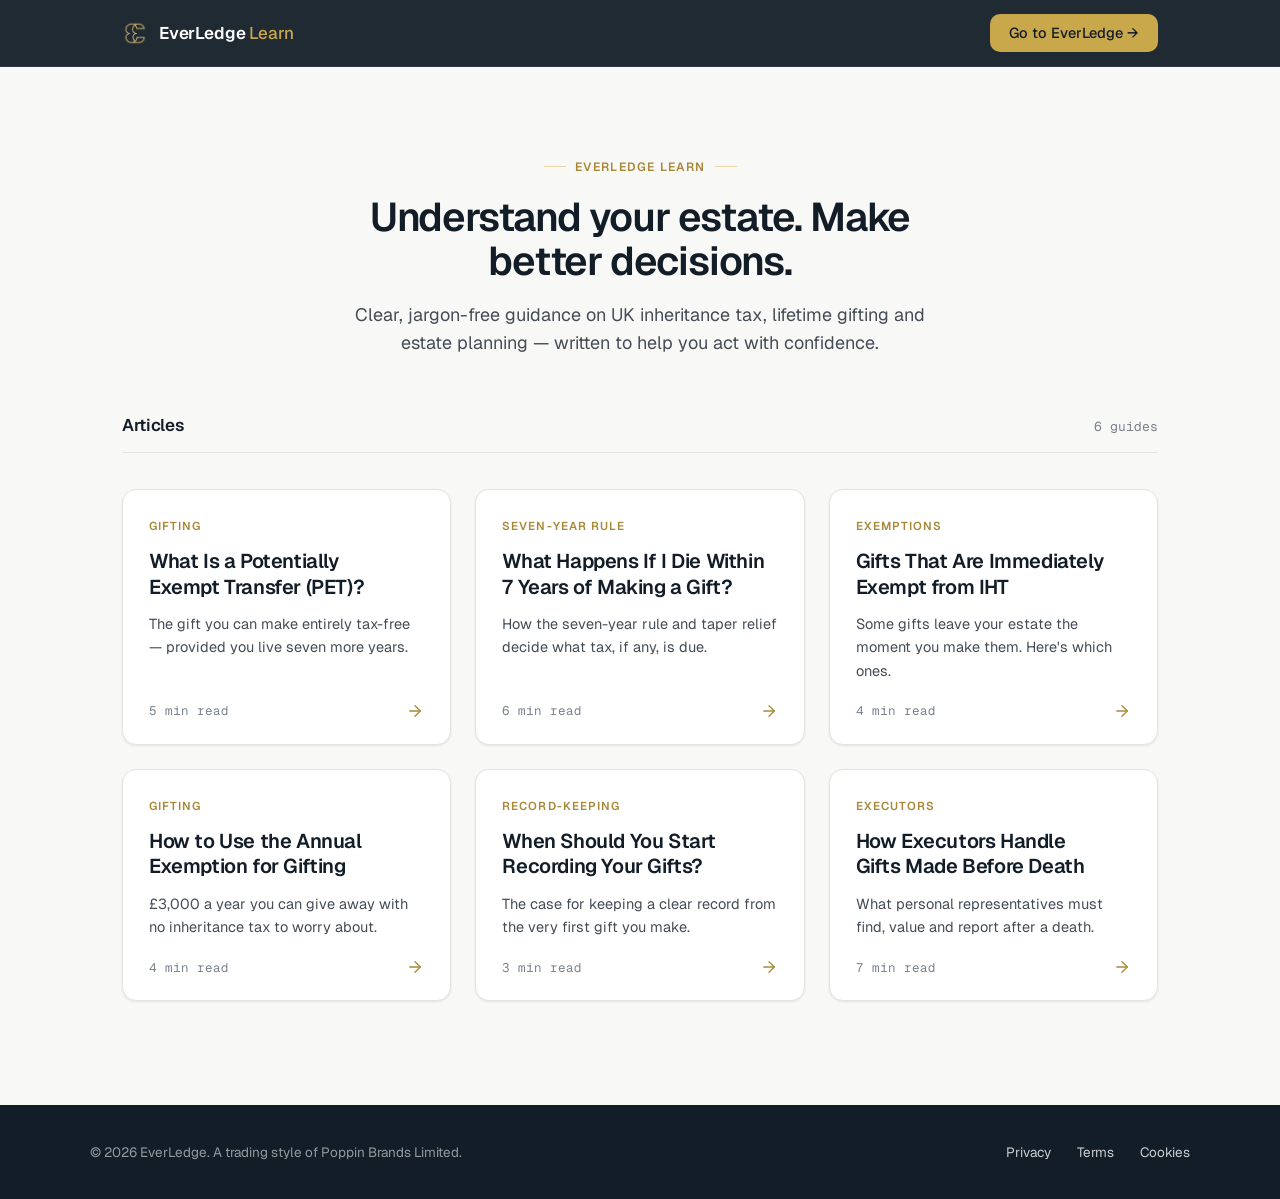
<file: index.html>
<!DOCTYPE html>
<html lang="en-GB">
<head>
<meta charset="UTF-8">
<!-- Google tag (gtag.js) -->
<script async src="https://www.googletagmanager.com/gtag/js?id=G-D72S95GJYP"></script>
<script>window.dataLayer=window.dataLayer||[];function gtag(){dataLayer.push(arguments);}gtag("js",new Date());gtag("config","G-D72S95GJYP");</script>
<meta name="viewport" content="width=device-width, initial-scale=1.0">
<title>EverLedge Learn — Guides on UK Inheritance Tax &amp; Estate Planning</title>
<meta name="description" content="Clear, jargon-free guides on UK inheritance tax, lifetime gifting, and estate planning — written to help you act with confidence.">
<link rel="canonical" href="https://learn.everledge.co.uk/">
<link rel="icon" type="image/png" href="/assets/EverLedge Fav.png">
<meta property="og:title" content="EverLedge Learn — UK Inheritance Tax &amp; Estate Planning Guides">
<meta property="og:description" content="Clear, jargon-free guides on UK inheritance tax, lifetime gifting, and estate planning.">
<meta property="og:url" content="https://learn.everledge.co.uk/">
<meta property="og:type" content="website">
<link rel="preconnect" href="https://fonts.googleapis.com">
<link rel="preconnect" href="https://fonts.gstatic.com" crossorigin>
<link href="https://fonts.googleapis.com/css2?family=Geist:wght@400;500;600;700&family=Geist+Mono:wght@400;500&display=swap" rel="stylesheet">
<link rel="stylesheet" href="/learn.css">
<style>
  .hero { padding: 84px 0 56px; text-align: center; }
  .hero .eyebrow { font-size: 12px; font-weight: 600; letter-spacing: 0.1em; text-transform: uppercase; color: var(--m-gold-deep); display: inline-flex; align-items: center; gap: 9px; }
  .hero .eyebrow::before, .hero .eyebrow::after { content: ""; width: 22px; height: 1px; background: var(--m-gold-line); }
  .hero h1 { font-size: 40px; line-height: 1.1; letter-spacing: -0.03em; margin: 20px auto 0; max-width: 14em; }
  .hero p.sub { font-size: 18px; line-height: 1.6; color: var(--m-body); margin: 18px auto 0; max-width: 34em; }
  .index { padding-bottom: 8px; }
  .index-head { display: flex; align-items: baseline; justify-content: space-between; border-bottom: 1px solid var(--m-border); padding-bottom: 16px; margin-bottom: 36px; }
  .index-head h2 { font-size: 17px; font-weight: 600; }
  .index-head .count { font-family: var(--font-mono); font-size: 13px; color: var(--m-muted); }
  .grid { display: grid; grid-template-columns: repeat(3, 1fr); gap: 24px; }
  @media (max-width: 980px) { .grid { grid-template-columns: repeat(2, 1fr); } .hero h1 { font-size: 34px; } }
  @media (max-width: 560px) { .hero { padding: 56px 0 40px; } .hero h1 { font-size: 28px; } .hero p.sub { font-size: 16px; } .grid { grid-template-columns: 1fr; } .card { min-height: 0; } }
</style>
</head>
<body>
<header class="nav">
  <div class="wrap nav-inner">
    <a class="brand" href="/" aria-label="EverLedge Learn home">
      <img src="/assets/everledge-mark-gold.png" alt="">
      <span class="wordmark">EverLedge <span class="learn">Learn</span></span>
    </a>
    <a class="btn btn-gold" href="https://everledge.co.uk">Go to EverLedge →</a>
  </div>
</header>

<main>
  <section class="hero">
    <div class="wrap">
      <span class="eyebrow">EverLedge Learn</span>
      <h1>Understand your estate. Make better decisions.</h1>
      <p class="sub">Clear, jargon-free guidance on UK inheritance tax, lifetime gifting and estate planning — written to help you act with confidence.</p>
    </div>
  </section>

  <section class="index">
    <div class="wrap">
      <div class="index-head">
        <h2>Articles</h2>
        <span class="count">6 guides</span>
      </div>
      <div class="grid">

        <a class="card" href="/what-is-a-potentially-exempt-transfer">
          <span class="tag">Gifting</span>
          <h3>What Is a Potentially Exempt Transfer (PET)?</h3>
          <p class="excerpt">The gift you can make entirely tax-free — provided you live seven more years.</p>
          <div class="foot">
            <span class="read">5 min read</span>
            <span class="arrow"><svg xmlns="http://www.w3.org/2000/svg" width="18" height="18" viewBox="0 0 24 24" fill="none" stroke="currentColor" stroke-width="1.75" stroke-linecap="round" stroke-linejoin="round"><path d="M5 12h14"/><path d="m12 5 7 7-7 7"/></svg></span>
          </div>
        </a>

        <a class="card" href="/what-happens-if-i-die-within-7-years-of-making-a-gift">
          <span class="tag">Seven-year rule</span>
          <h3>What Happens If I Die Within 7 Years of Making a Gift?</h3>
          <p class="excerpt">How the seven-year rule and taper relief decide what tax, if any, is due.</p>
          <div class="foot">
            <span class="read">6 min read</span>
            <span class="arrow"><svg xmlns="http://www.w3.org/2000/svg" width="18" height="18" viewBox="0 0 24 24" fill="none" stroke="currentColor" stroke-width="1.75" stroke-linecap="round" stroke-linejoin="round"><path d="M5 12h14"/><path d="m12 5 7 7-7 7"/></svg></span>
          </div>
        </a>

        <a class="card" href="/gifts-immediately-exempt-from-iht">
          <span class="tag">Exemptions</span>
          <h3>Gifts That Are Immediately Exempt from IHT</h3>
          <p class="excerpt">Some gifts leave your estate the moment you make them. Here's which ones.</p>
          <div class="foot">
            <span class="read">4 min read</span>
            <span class="arrow"><svg xmlns="http://www.w3.org/2000/svg" width="18" height="18" viewBox="0 0 24 24" fill="none" stroke="currentColor" stroke-width="1.75" stroke-linecap="round" stroke-linejoin="round"><path d="M5 12h14"/><path d="m12 5 7 7-7 7"/></svg></span>
          </div>
        </a>

        <a class="card" href="/how-to-use-the-annual-exemption-for-gifting">
          <span class="tag">Gifting</span>
          <h3>How to Use the Annual Exemption for Gifting</h3>
          <p class="excerpt">£3,000 a year you can give away with no inheritance tax to worry about.</p>
          <div class="foot">
            <span class="read">4 min read</span>
            <span class="arrow"><svg xmlns="http://www.w3.org/2000/svg" width="18" height="18" viewBox="0 0 24 24" fill="none" stroke="currentColor" stroke-width="1.75" stroke-linecap="round" stroke-linejoin="round"><path d="M5 12h14"/><path d="m12 5 7 7-7 7"/></svg></span>
          </div>
        </a>

        <a class="card" href="/when-should-you-start-recording-your-gifts">
          <span class="tag">Record-keeping</span>
          <h3>When Should You Start Recording Your Gifts?</h3>
          <p class="excerpt">The case for keeping a clear record from the very first gift you make.</p>
          <div class="foot">
            <span class="read">3 min read</span>
            <span class="arrow"><svg xmlns="http://www.w3.org/2000/svg" width="18" height="18" viewBox="0 0 24 24" fill="none" stroke="currentColor" stroke-width="1.75" stroke-linecap="round" stroke-linejoin="round"><path d="M5 12h14"/><path d="m12 5 7 7-7 7"/></svg></span>
          </div>
        </a>

        <a class="card" href="/how-executors-handle-gifts-made-before-death">
          <span class="tag">Executors</span>
          <h3>How Executors Handle Gifts Made Before Death</h3>
          <p class="excerpt">What personal representatives must find, value and report after a death.</p>
          <div class="foot">
            <span class="read">7 min read</span>
            <span class="arrow"><svg xmlns="http://www.w3.org/2000/svg" width="18" height="18" viewBox="0 0 24 24" fill="none" stroke="currentColor" stroke-width="1.75" stroke-linecap="round" stroke-linejoin="round"><path d="M5 12h14"/><path d="m12 5 7 7-7 7"/></svg></span>
          </div>
        </a>

      </div>
    </div>
  </section>
</main>

<footer class="foot">
  <div class="wrap foot-inner">
    <span class="copy">© 2026 EverLedge. A trading style of Poppin Brands Limited.</span>
    <nav class="foot-links">
      <a href="https://everledge.co.uk/privacy">Privacy</a>
      <a href="https://everledge.co.uk/terms">Terms</a>
      <a href="https://everledge.co.uk/cookies">Cookies</a>
    </nav>
  </div>
</footer>
</body>
</html>
</file>
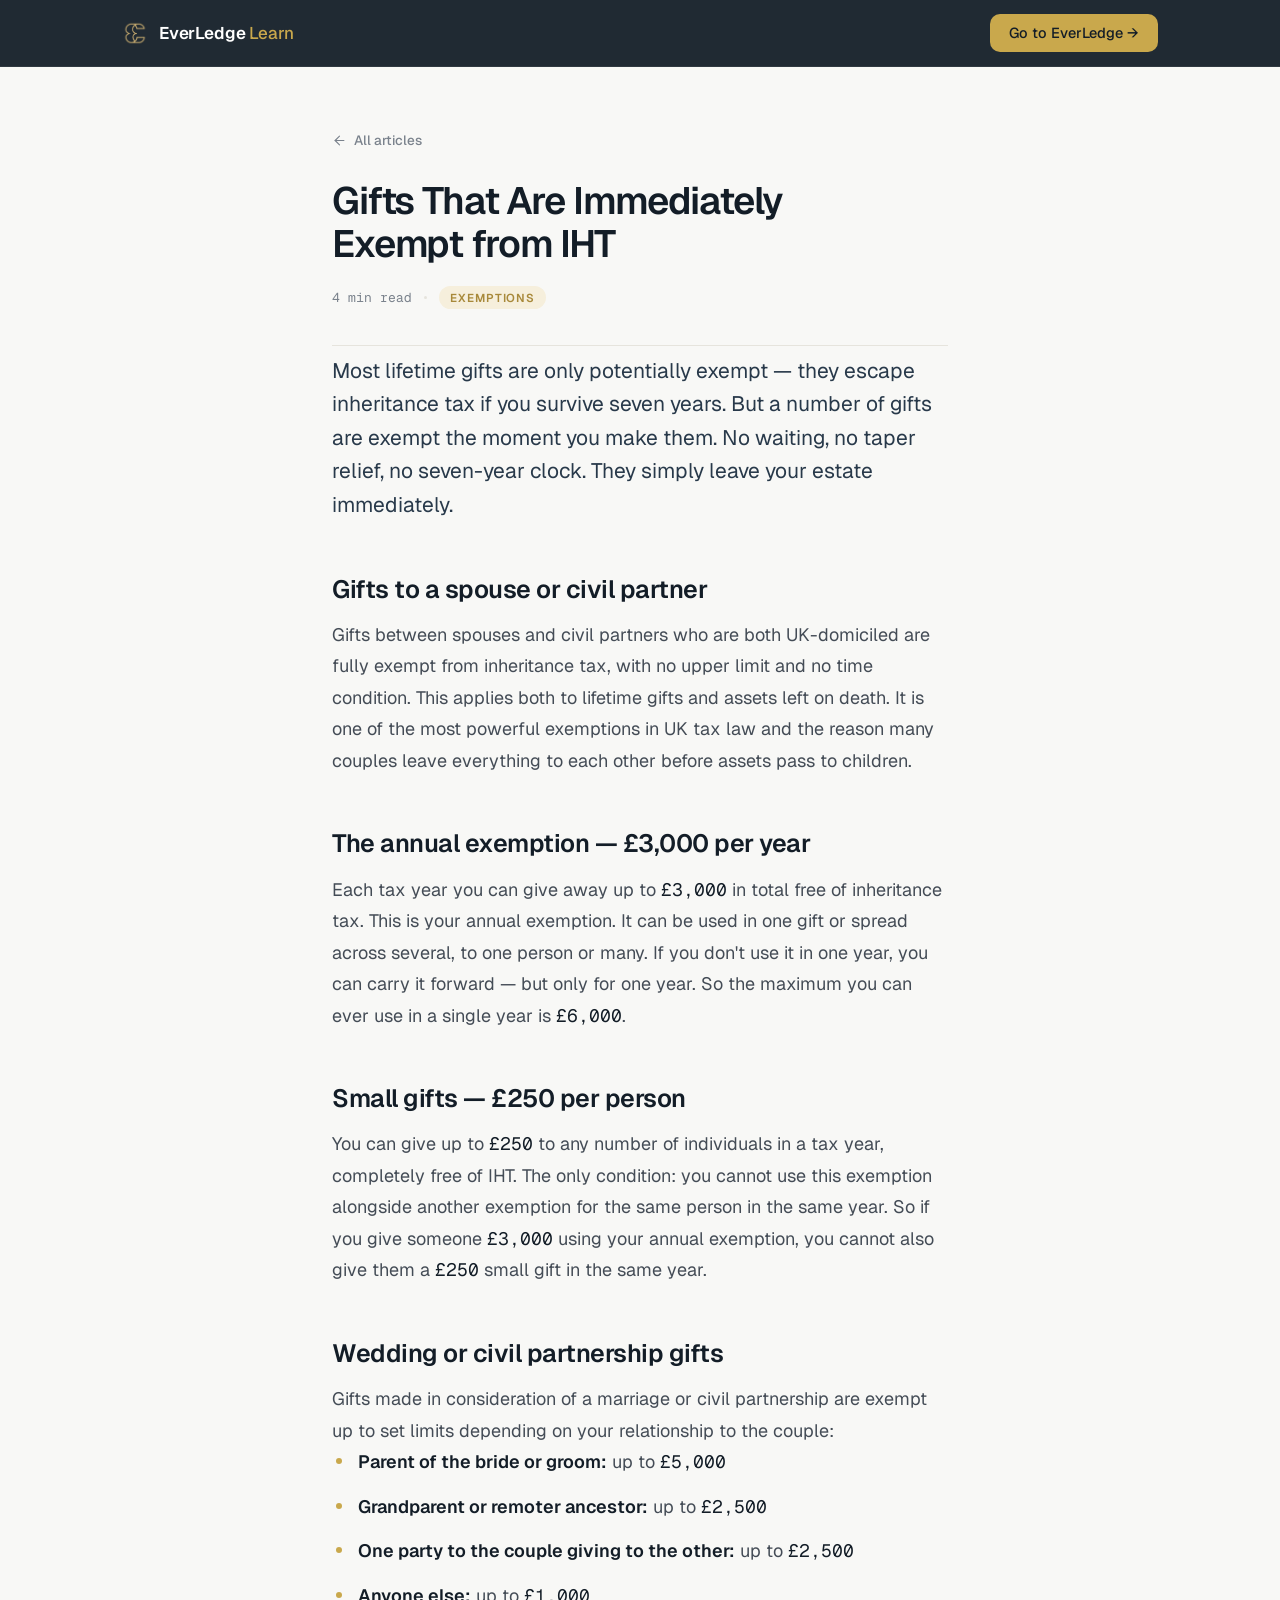
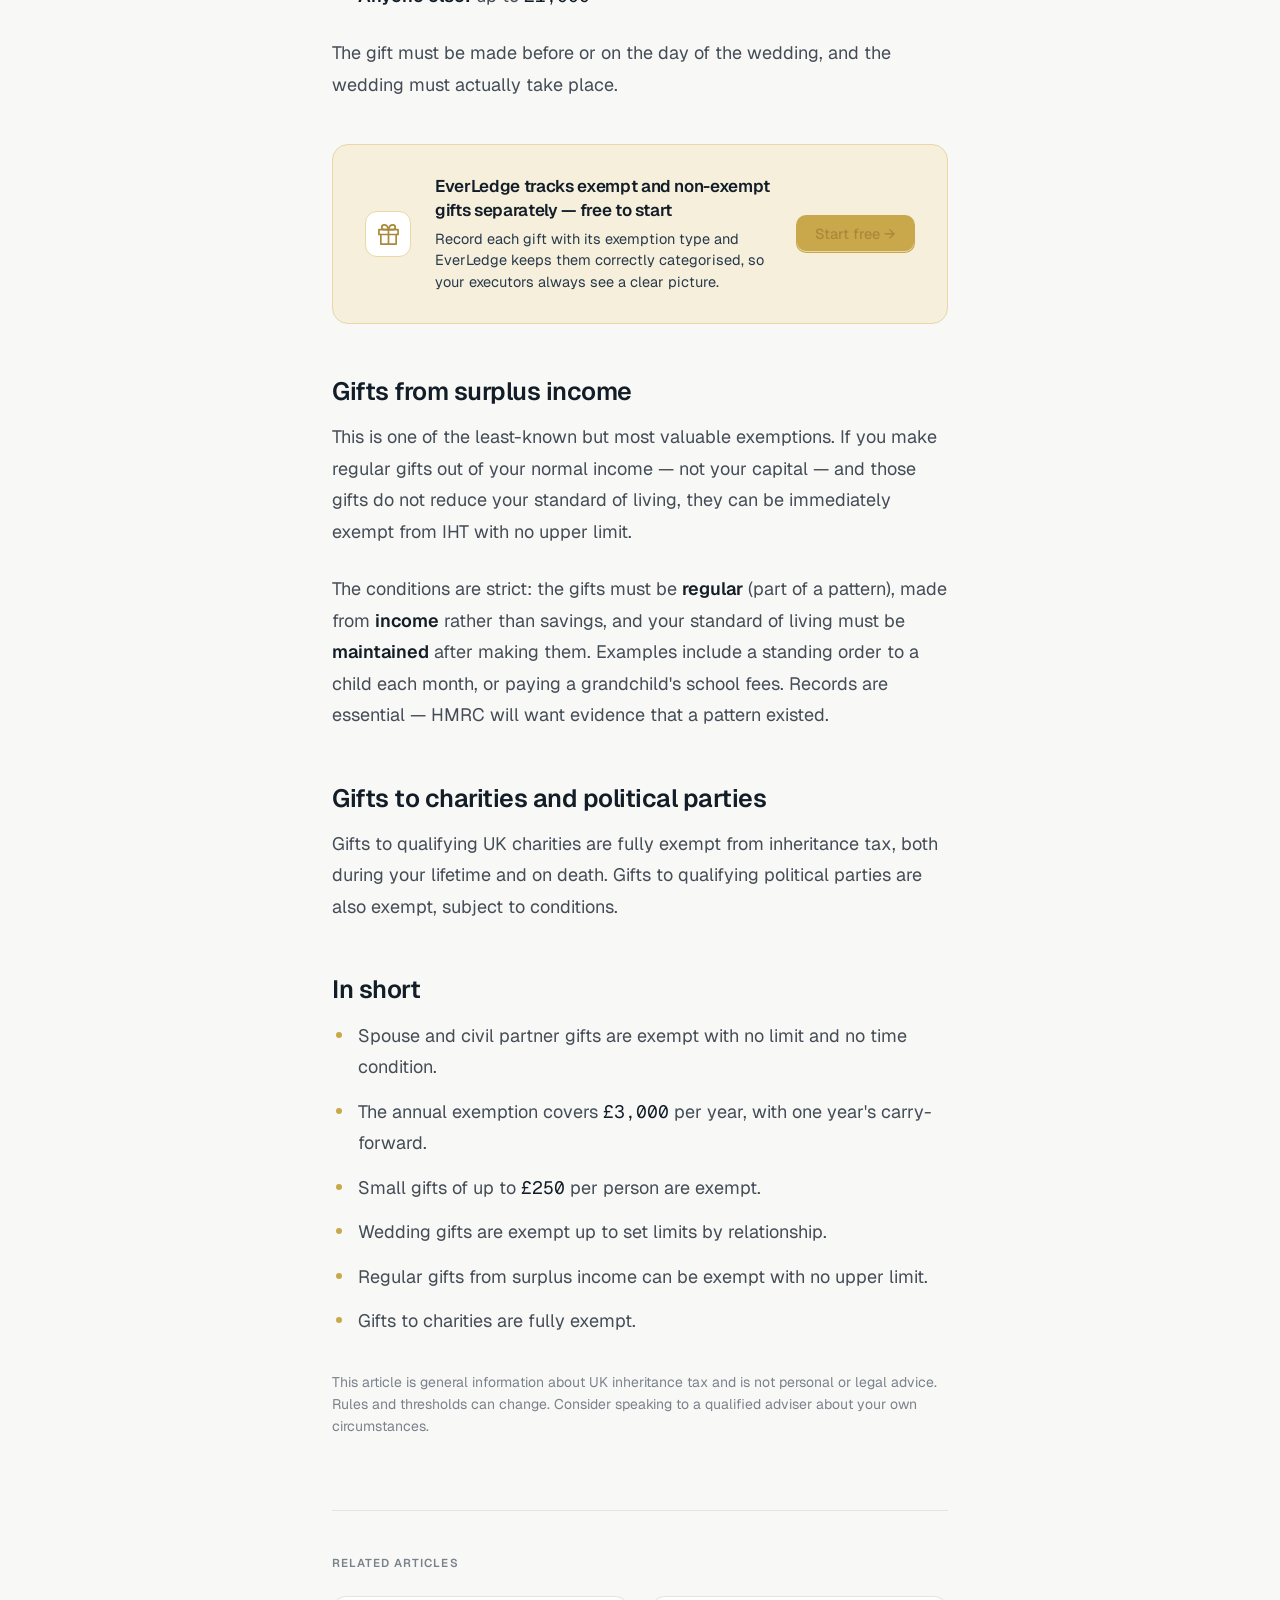
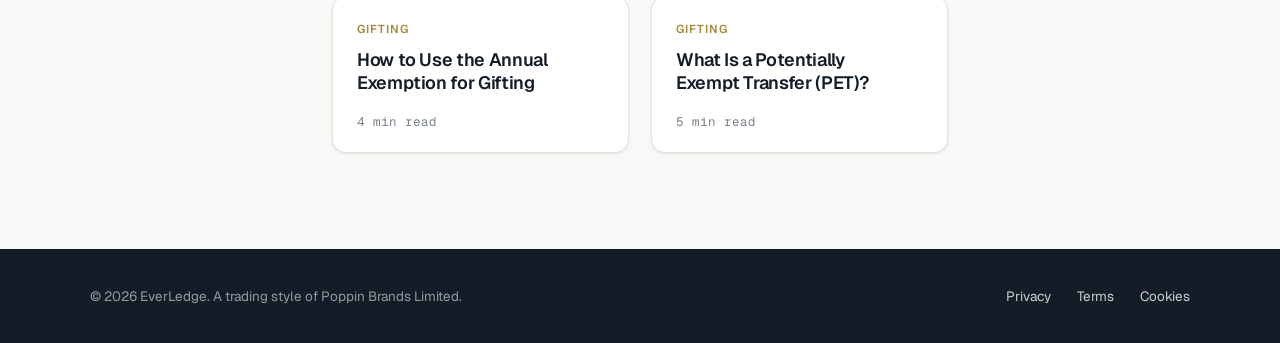
<file: gifts-immediately-exempt-from-iht.html>
<!DOCTYPE html>
<html lang="en-GB">
<head>
<meta charset="UTF-8">
<!-- Google tag (gtag.js) -->
<script async src="https://www.googletagmanager.com/gtag/js?id=G-D72S95GJYP"></script>
<script>window.dataLayer=window.dataLayer||[];function gtag(){dataLayer.push(arguments);}gtag("js",new Date());gtag("config","G-D72S95GJYP");</script>
<meta name="viewport" content="width=device-width, initial-scale=1.0">
<title>Gifts That Are Immediately Exempt from IHT — EverLedge Learn</title>
<meta name="description" content="Some gifts leave your estate the moment you make them, with no seven-year wait required. Here's a complete guide to immediately exempt gifts under UK inheritance tax rules.">
<link rel="canonical" href="https://learn.everledge.co.uk/gifts-immediately-exempt-from-iht">
<link rel="icon" type="image/png" href="/assets/EverLedge Fav.png">
<link rel="preconnect" href="https://fonts.googleapis.com">
<link rel="preconnect" href="https://fonts.gstatic.com" crossorigin>
<link href="https://fonts.googleapis.com/css2?family=Geist:wght@400;500;600;700&family=Geist+Mono:wght@400;500&display=swap" rel="stylesheet">
<link rel="stylesheet" href="/learn.css">
</head>
<body>
<header class="nav">
  <div class="wrap nav-inner">
    <a class="brand" href="/" aria-label="EverLedge Learn home">
      <img src="/assets/everledge-mark-gold.png" alt="">
      <span class="wordmark">EverLedge <span class="learn">Learn</span></span>
    </a>
    <a class="btn btn-gold" href="https://everledge.co.uk">Go to EverLedge →</a>
  </div>
</header>

<main class="article">
  <div class="read-wrap">
    <a class="back" href="/"><svg xmlns="http://www.w3.org/2000/svg" viewBox="0 0 24 24" fill="none" stroke="currentColor" stroke-width="1.75" stroke-linecap="round" stroke-linejoin="round"><path d="M19 12H5"/><path d="m12 19-7-7 7-7"/></svg> All articles</a>

    <header class="article-head">
      <h1>Gifts That Are Immediately Exempt from IHT</h1>
      <div class="meta">
        <span>4 min read</span>
        <span class="dot"></span>
        <span class="cat">Exemptions</span>
      </div>
    </header>

    <hr class="rule">

    <article class="body">
      <p class="lede">Most lifetime gifts are only potentially exempt — they escape inheritance tax if you survive seven years. But a number of gifts are exempt the moment you make them. No waiting, no taper relief, no seven-year clock. They simply leave your estate immediately.</p>

      <h2>Gifts to a spouse or civil partner</h2>
      <p>Gifts between spouses and civil partners who are both UK-domiciled are fully exempt from inheritance tax, with no upper limit and no time condition. This applies both to lifetime gifts and assets left on death. It is one of the most powerful exemptions in UK tax law and the reason many couples leave everything to each other before assets pass to children.</p>

      <h2>The annual exemption — £3,000 per year</h2>
      <p>Each tax year you can give away up to <span class="num">£3,000</span> in total free of inheritance tax. This is your annual exemption. It can be used in one gift or spread across several, to one person or many. If you don't use it in one year, you can carry it forward — but only for one year. So the maximum you can ever use in a single year is <span class="num">£6,000</span>.</p>

      <h2>Small gifts — £250 per person</h2>
      <p>You can give up to <span class="num">£250</span> to any number of individuals in a tax year, completely free of IHT. The only condition: you cannot use this exemption alongside another exemption for the same person in the same year. So if you give someone <span class="num">£3,000</span> using your annual exemption, you cannot also give them a <span class="num">£250</span> small gift in the same year.</p>

      <h2>Wedding or civil partnership gifts</h2>
      <p>Gifts made in consideration of a marriage or civil partnership are exempt up to set limits depending on your relationship to the couple:</p>
      <ul>
        <li><strong>Parent of the bride or groom:</strong> up to <span class="num">£5,000</span></li>
        <li><strong>Grandparent or remoter ancestor:</strong> up to <span class="num">£2,500</span></li>
        <li><strong>One party to the couple giving to the other:</strong> up to <span class="num">£2,500</span></li>
        <li><strong>Anyone else:</strong> up to <span class="num">£1,000</span></li>
      </ul>
      <p>The gift must be made before or on the day of the wedding, and the wedding must actually take place.</p>

      <div class="callout">
        <div class="ic"><svg xmlns="http://www.w3.org/2000/svg" viewBox="0 0 24 24" fill="none" stroke="currentColor" stroke-width="1.75" stroke-linecap="round" stroke-linejoin="round"><polyline points="20 12 20 22 4 22 4 12"/><rect x="2" y="7" width="20" height="5"/><line x1="12" y1="22" x2="12" y2="7"/><path d="M12 7H7.5a2.5 2.5 0 0 1 0-5C11 2 12 7 12 7z"/><path d="M12 7h4.5a2.5 2.5 0 0 0 0-5C13 2 12 7 12 7z"/></svg></div>
        <div class="ct">
          <h4>EverLedge tracks exempt and non-exempt gifts separately — free to start</h4>
          <p>Record each gift with its exemption type and EverLedge keeps them correctly categorised, so your executors always see a clear picture.</p>
        </div>
        <a class="btn btn-gold" href="https://app.everledge.co.uk/signup">Start free →</a>
      </div>

      <h2>Gifts from surplus income</h2>
      <p>This is one of the least-known but most valuable exemptions. If you make regular gifts out of your normal income — not your capital — and those gifts do not reduce your standard of living, they can be immediately exempt from IHT with no upper limit.</p>
      <p>The conditions are strict: the gifts must be <strong>regular</strong> (part of a pattern), made from <strong>income</strong> rather than savings, and your standard of living must be <strong>maintained</strong> after making them. Examples include a standing order to a child each month, or paying a grandchild's school fees. Records are essential — HMRC will want evidence that a pattern existed.</p>

      <h2>Gifts to charities and political parties</h2>
      <p>Gifts to qualifying UK charities are fully exempt from inheritance tax, both during your lifetime and on death. Gifts to qualifying political parties are also exempt, subject to conditions.</p>

      <h2>In short</h2>
      <ul>
        <li>Spouse and civil partner gifts are exempt with no limit and no time condition.</li>
        <li>The annual exemption covers <span class="num">£3,000</span> per year, with one year's carry-forward.</li>
        <li>Small gifts of up to <span class="num">£250</span> per person are exempt.</li>
        <li>Wedding gifts are exempt up to set limits by relationship.</li>
        <li>Regular gifts from surplus income can be exempt with no upper limit.</li>
        <li>Gifts to charities are fully exempt.</li>
      </ul>

      <p class="disclaimer">This article is general information about UK inheritance tax and is not personal or legal advice. Rules and thresholds can change. Consider speaking to a qualified adviser about your own circumstances.</p>
    </article>

    <section class="related">
      <span class="lbl">Related articles</span>
      <div class="related-grid">
        <a class="rcard" href="/how-to-use-the-annual-exemption-for-gifting">
          <span class="tag">Gifting</span>
          <h3>How to Use the Annual Exemption for Gifting</h3>
          <span class="read">4 min read</span>
        </a>
        <a class="rcard" href="/what-is-a-potentially-exempt-transfer">
          <span class="tag">Gifting</span>
          <h3>What Is a Potentially Exempt Transfer (PET)?</h3>
          <span class="read">5 min read</span>
        </a>
      </div>
    </section>
  </div>
</main>

<footer class="foot">
  <div class="wrap foot-inner">
    <span class="copy">© 2026 EverLedge. A trading style of Poppin Brands Limited.</span>
    <nav class="foot-links">
      <a href="https://everledge.co.uk/privacy">Privacy</a>
      <a href="https://everledge.co.uk/terms">Terms</a>
      <a href="https://everledge.co.uk/cookies">Cookies</a>
    </nav>
  </div>
</footer>
</body>
</html>
</file>
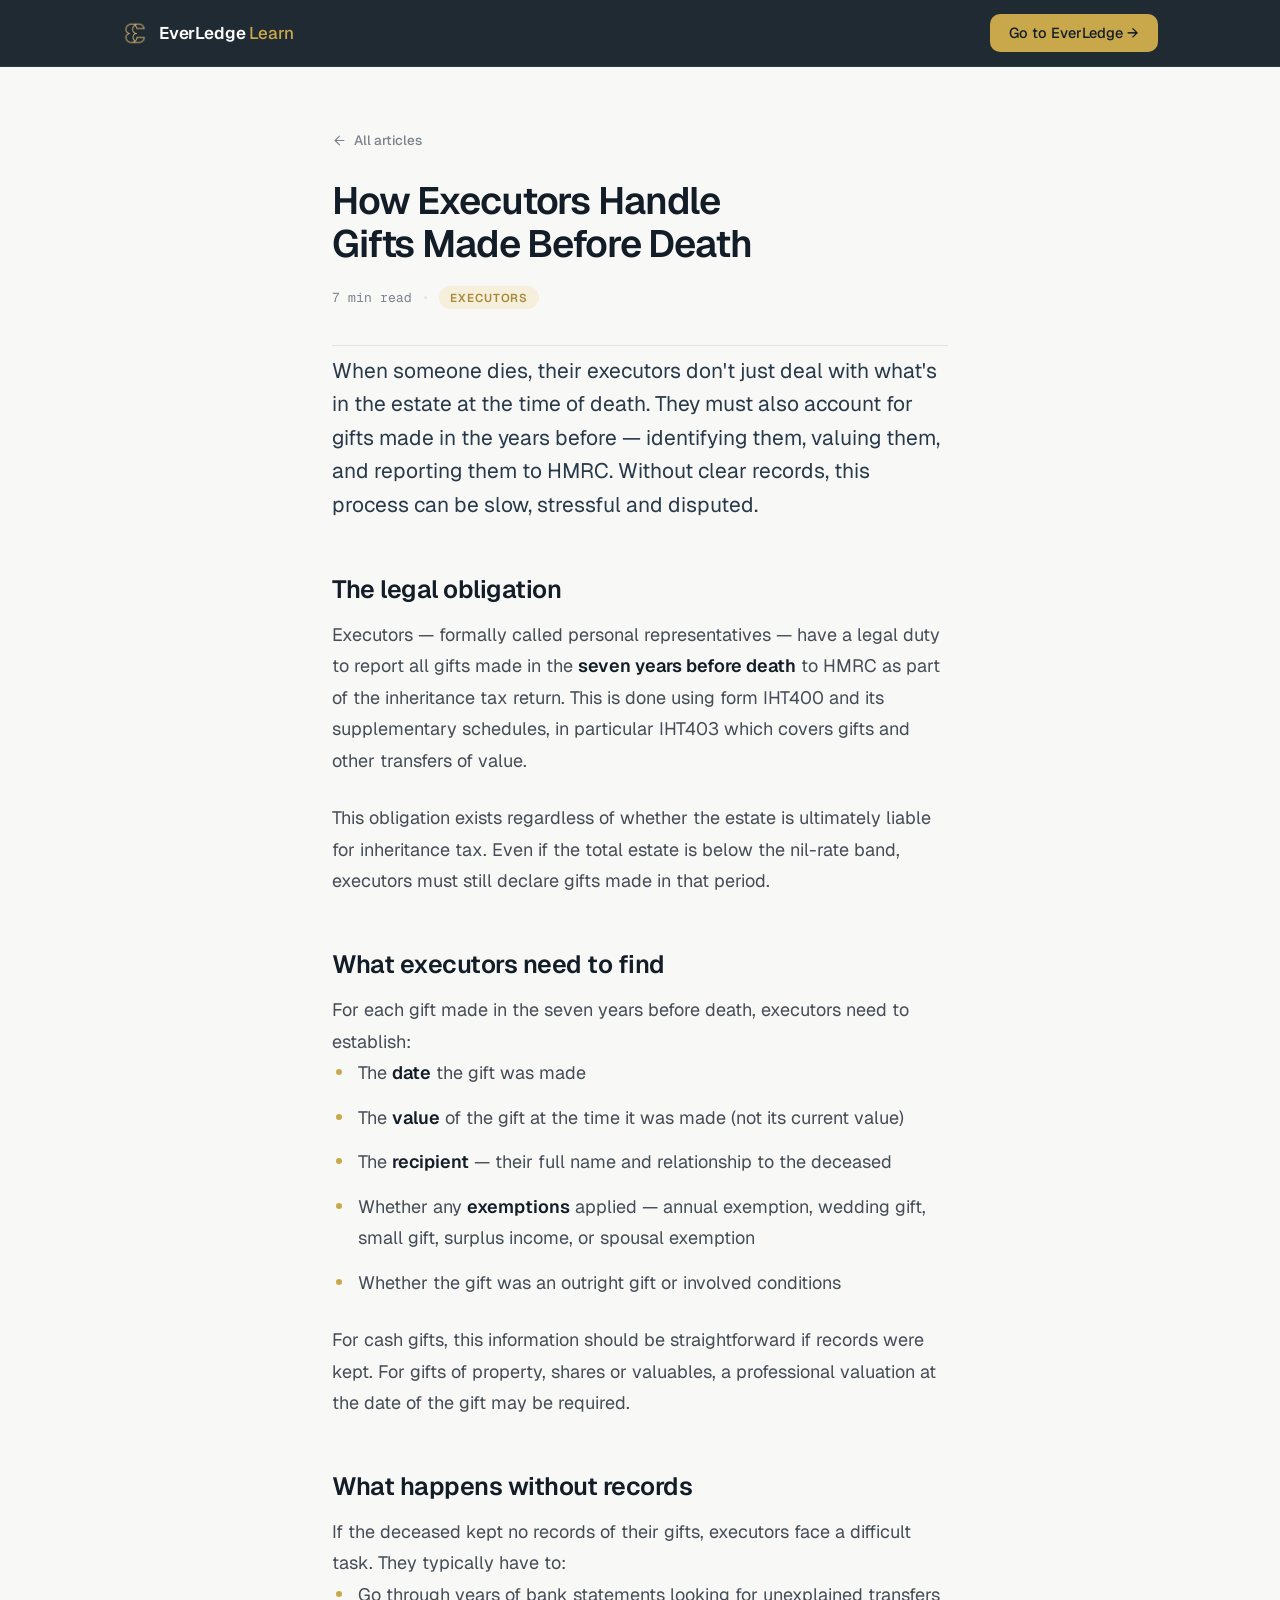
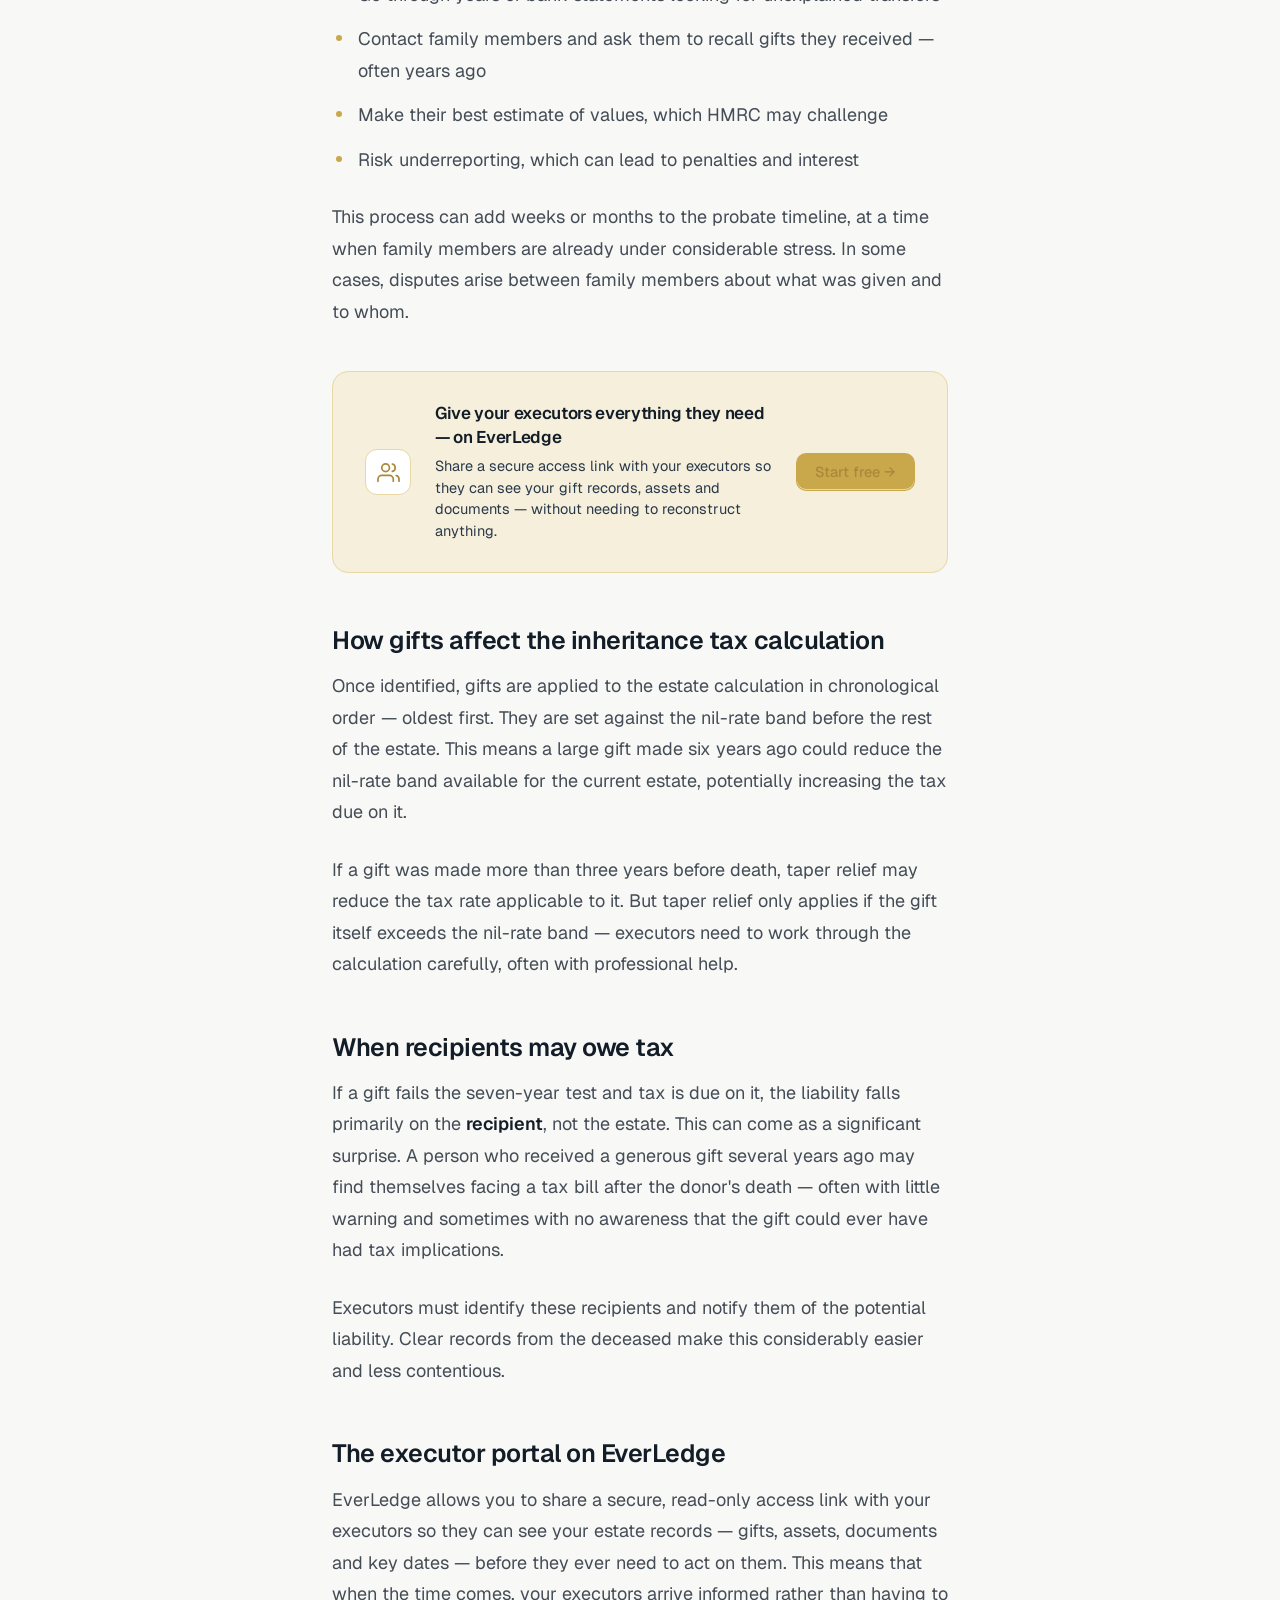
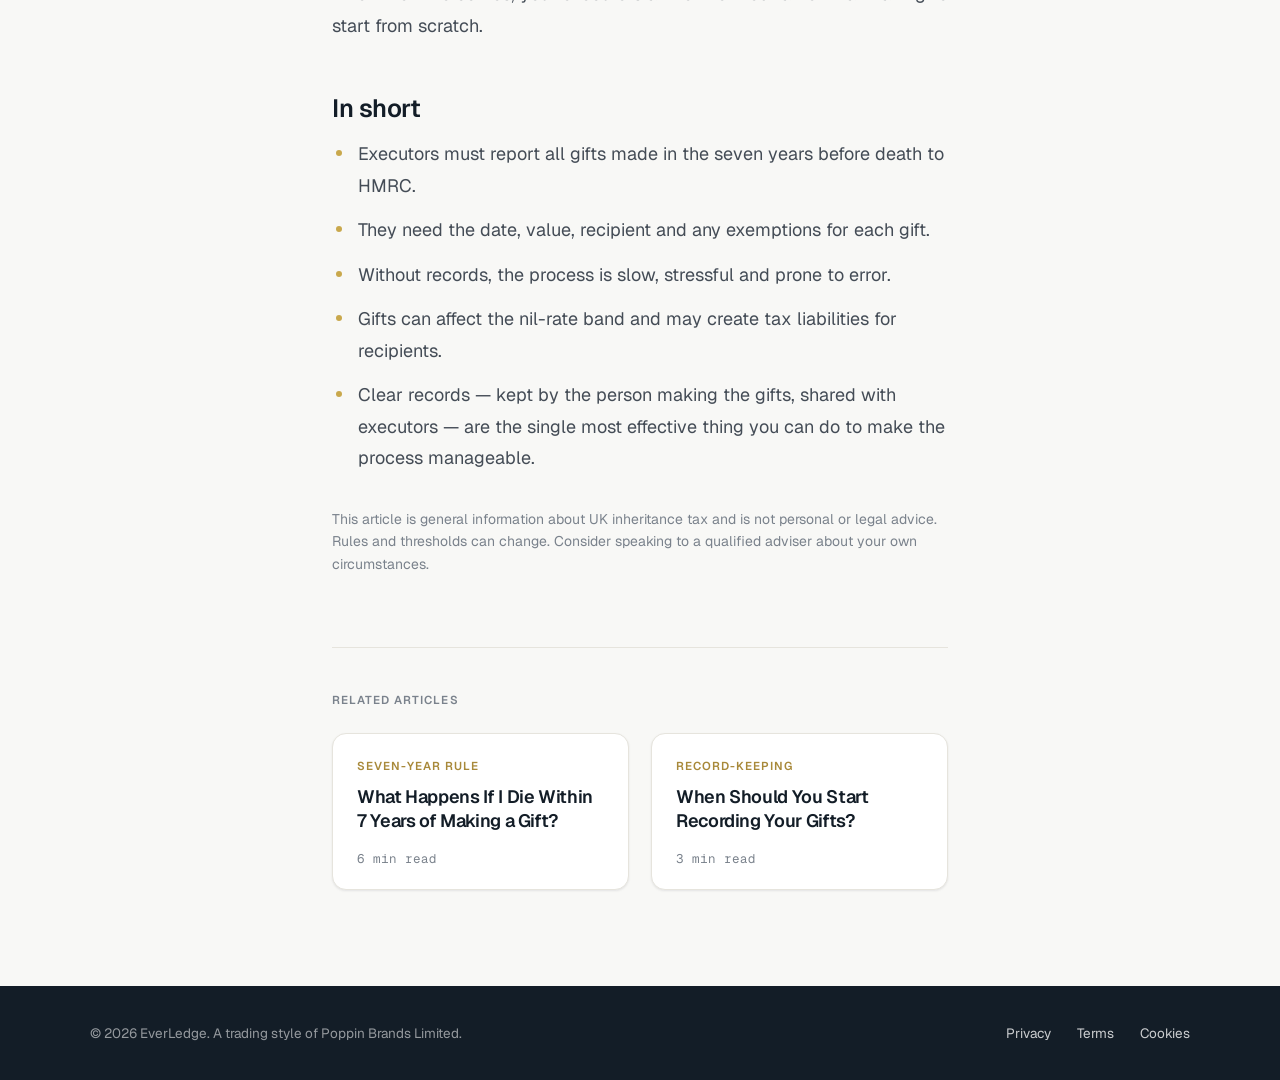
<file: how-executors-handle-gifts-made-before-death.html>
<!DOCTYPE html>
<html lang="en-GB">
<head>
<meta charset="UTF-8">
<!-- Google tag (gtag.js) -->
<script async src="https://www.googletagmanager.com/gtag/js?id=G-D72S95GJYP"></script>
<script>window.dataLayer=window.dataLayer||[];function gtag(){dataLayer.push(arguments);}gtag("js",new Date());gtag("config","G-D72S95GJYP");</script>
<meta name="viewport" content="width=device-width, initial-scale=1.0">
<title>How Executors Handle Gifts Made Before Death — EverLedge Learn</title>
<meta name="description" content="What personal representatives must find, value and report to HMRC after a death — and why clear gift records make the process far simpler.">
<link rel="canonical" href="https://learn.everledge.co.uk/how-executors-handle-gifts-made-before-death">
<link rel="icon" type="image/png" href="/assets/EverLedge Fav.png">
<link rel="preconnect" href="https://fonts.googleapis.com">
<link rel="preconnect" href="https://fonts.gstatic.com" crossorigin>
<link href="https://fonts.googleapis.com/css2?family=Geist:wght@400;500;600;700&family=Geist+Mono:wght@400;500&display=swap" rel="stylesheet">
<link rel="stylesheet" href="/learn.css">
</head>
<body>
<header class="nav">
  <div class="wrap nav-inner">
    <a class="brand" href="/" aria-label="EverLedge Learn home">
      <img src="/assets/everledge-mark-gold.png" alt="">
      <span class="wordmark">EverLedge <span class="learn">Learn</span></span>
    </a>
    <a class="btn btn-gold" href="https://everledge.co.uk">Go to EverLedge →</a>
  </div>
</header>

<main class="article">
  <div class="read-wrap">
    <a class="back" href="/"><svg xmlns="http://www.w3.org/2000/svg" viewBox="0 0 24 24" fill="none" stroke="currentColor" stroke-width="1.75" stroke-linecap="round" stroke-linejoin="round"><path d="M19 12H5"/><path d="m12 19-7-7 7-7"/></svg> All articles</a>

    <header class="article-head">
      <h1>How Executors Handle Gifts Made Before Death</h1>
      <div class="meta">
        <span>7 min read</span>
        <span class="dot"></span>
        <span class="cat">Executors</span>
      </div>
    </header>

    <hr class="rule">

    <article class="body">
      <p class="lede">When someone dies, their executors don't just deal with what's in the estate at the time of death. They must also account for gifts made in the years before — identifying them, valuing them, and reporting them to HMRC. Without clear records, this process can be slow, stressful and disputed.</p>

      <h2>The legal obligation</h2>
      <p>Executors — formally called personal representatives — have a legal duty to report all gifts made in the <strong>seven years before death</strong> to HMRC as part of the inheritance tax return. This is done using form IHT400 and its supplementary schedules, in particular IHT403 which covers gifts and other transfers of value.</p>
      <p>This obligation exists regardless of whether the estate is ultimately liable for inheritance tax. Even if the total estate is below the nil-rate band, executors must still declare gifts made in that period.</p>

      <h2>What executors need to find</h2>
      <p>For each gift made in the seven years before death, executors need to establish:</p>
      <ul>
        <li>The <strong>date</strong> the gift was made</li>
        <li>The <strong>value</strong> of the gift at the time it was made (not its current value)</li>
        <li>The <strong>recipient</strong> — their full name and relationship to the deceased</li>
        <li>Whether any <strong>exemptions</strong> applied — annual exemption, wedding gift, small gift, surplus income, or spousal exemption</li>
        <li>Whether the gift was an outright gift or involved conditions</li>
      </ul>
      <p>For cash gifts, this information should be straightforward if records were kept. For gifts of property, shares or valuables, a professional valuation at the date of the gift may be required.</p>

      <h2>What happens without records</h2>
      <p>If the deceased kept no records of their gifts, executors face a difficult task. They typically have to:</p>
      <ul>
        <li>Go through years of bank statements looking for unexplained transfers</li>
        <li>Contact family members and ask them to recall gifts they received — often years ago</li>
        <li>Make their best estimate of values, which HMRC may challenge</li>
        <li>Risk underreporting, which can lead to penalties and interest</li>
      </ul>
      <p>This process can add weeks or months to the probate timeline, at a time when family members are already under considerable stress. In some cases, disputes arise between family members about what was given and to whom.</p>

      <div class="callout">
        <div class="ic"><svg xmlns="http://www.w3.org/2000/svg" viewBox="0 0 24 24" fill="none" stroke="currentColor" stroke-width="1.75" stroke-linecap="round" stroke-linejoin="round"><path d="M17 21v-2a4 4 0 0 0-4-4H5a4 4 0 0 0-4 4v2"/><circle cx="9" cy="7" r="4"/><path d="M23 21v-2a4 4 0 0 0-3-3.87"/><path d="M16 3.13a4 4 0 0 1 0 7.75"/></svg></div>
        <div class="ct">
          <h4>Give your executors everything they need — on EverLedge</h4>
          <p>Share a secure access link with your executors so they can see your gift records, assets and documents — without needing to reconstruct anything.</p>
        </div>
        <a class="btn btn-gold" href="https://app.everledge.co.uk/signup">Start free →</a>
      </div>

      <h2>How gifts affect the inheritance tax calculation</h2>
      <p>Once identified, gifts are applied to the estate calculation in chronological order — oldest first. They are set against the nil-rate band before the rest of the estate. This means a large gift made six years ago could reduce the nil-rate band available for the current estate, potentially increasing the tax due on it.</p>
      <p>If a gift was made more than three years before death, taper relief may reduce the tax rate applicable to it. But taper relief only applies if the gift itself exceeds the nil-rate band — executors need to work through the calculation carefully, often with professional help.</p>

      <h2>When recipients may owe tax</h2>
      <p>If a gift fails the seven-year test and tax is due on it, the liability falls primarily on the <strong>recipient</strong>, not the estate. This can come as a significant surprise. A person who received a generous gift several years ago may find themselves facing a tax bill after the donor's death — often with little warning and sometimes with no awareness that the gift could ever have had tax implications.</p>
      <p>Executors must identify these recipients and notify them of the potential liability. Clear records from the deceased make this considerably easier and less contentious.</p>

      <h2>The executor portal on EverLedge</h2>
      <p>EverLedge allows you to share a secure, read-only access link with your executors so they can see your estate records — gifts, assets, documents and key dates — before they ever need to act on them. This means that when the time comes, your executors arrive informed rather than having to start from scratch.</p>

      <h2>In short</h2>
      <ul>
        <li>Executors must report all gifts made in the seven years before death to HMRC.</li>
        <li>They need the date, value, recipient and any exemptions for each gift.</li>
        <li>Without records, the process is slow, stressful and prone to error.</li>
        <li>Gifts can affect the nil-rate band and may create tax liabilities for recipients.</li>
        <li>Clear records — kept by the person making the gifts, shared with executors — are the single most effective thing you can do to make the process manageable.</li>
      </ul>

      <p class="disclaimer">This article is general information about UK inheritance tax and is not personal or legal advice. Rules and thresholds can change. Consider speaking to a qualified adviser about your own circumstances.</p>
    </article>

    <section class="related">
      <span class="lbl">Related articles</span>
      <div class="related-grid">
        <a class="rcard" href="/what-happens-if-i-die-within-7-years-of-making-a-gift">
          <span class="tag">Seven-year rule</span>
          <h3>What Happens If I Die Within 7 Years of Making a Gift?</h3>
          <span class="read">6 min read</span>
        </a>
        <a class="rcard" href="/when-should-you-start-recording-your-gifts">
          <span class="tag">Record-keeping</span>
          <h3>When Should You Start Recording Your Gifts?</h3>
          <span class="read">3 min read</span>
        </a>
      </div>
    </section>
  </div>
</main>

<footer class="foot">
  <div class="wrap foot-inner">
    <span class="copy">© 2026 EverLedge. A trading style of Poppin Brands Limited.</span>
    <nav class="foot-links">
      <a href="https://everledge.co.uk/privacy">Privacy</a>
      <a href="https://everledge.co.uk/terms">Terms</a>
      <a href="https://everledge.co.uk/cookies">Cookies</a>
    </nav>
  </div>
</footer>
</body>
</html>
</file>
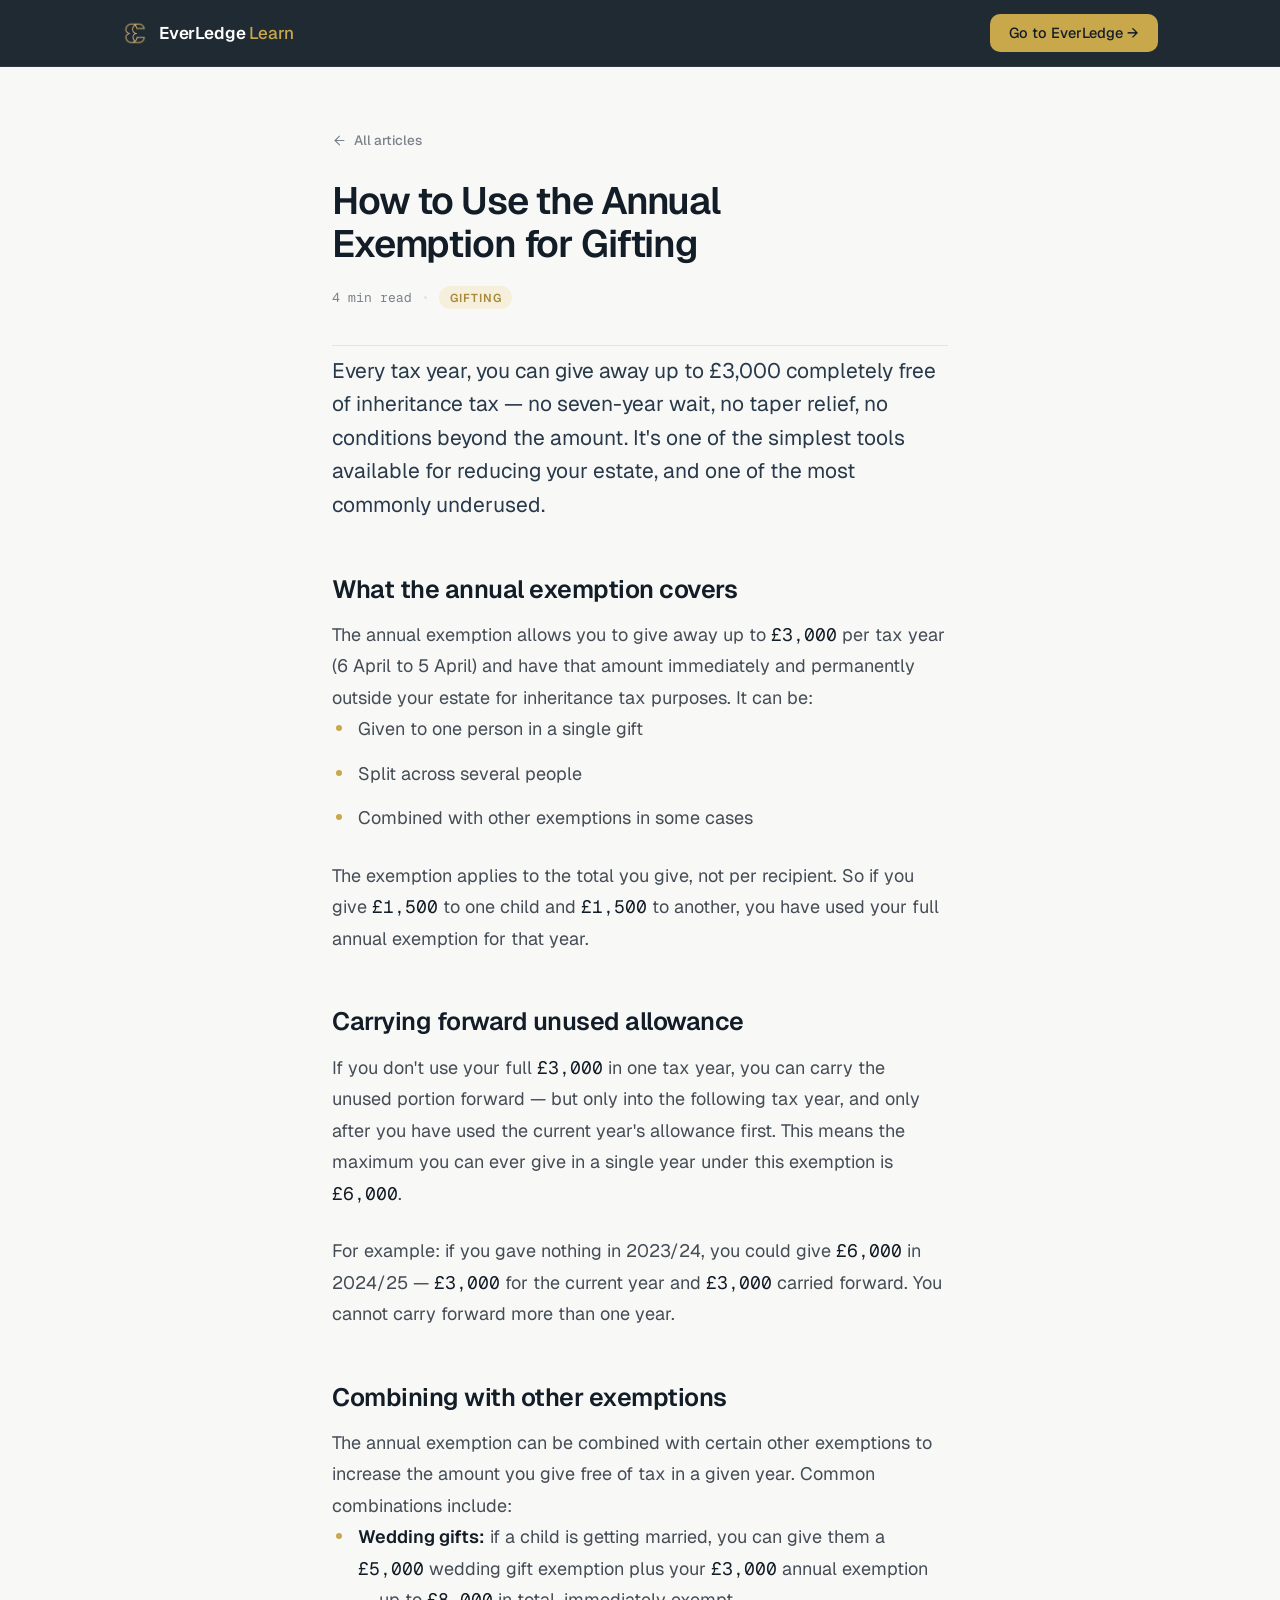
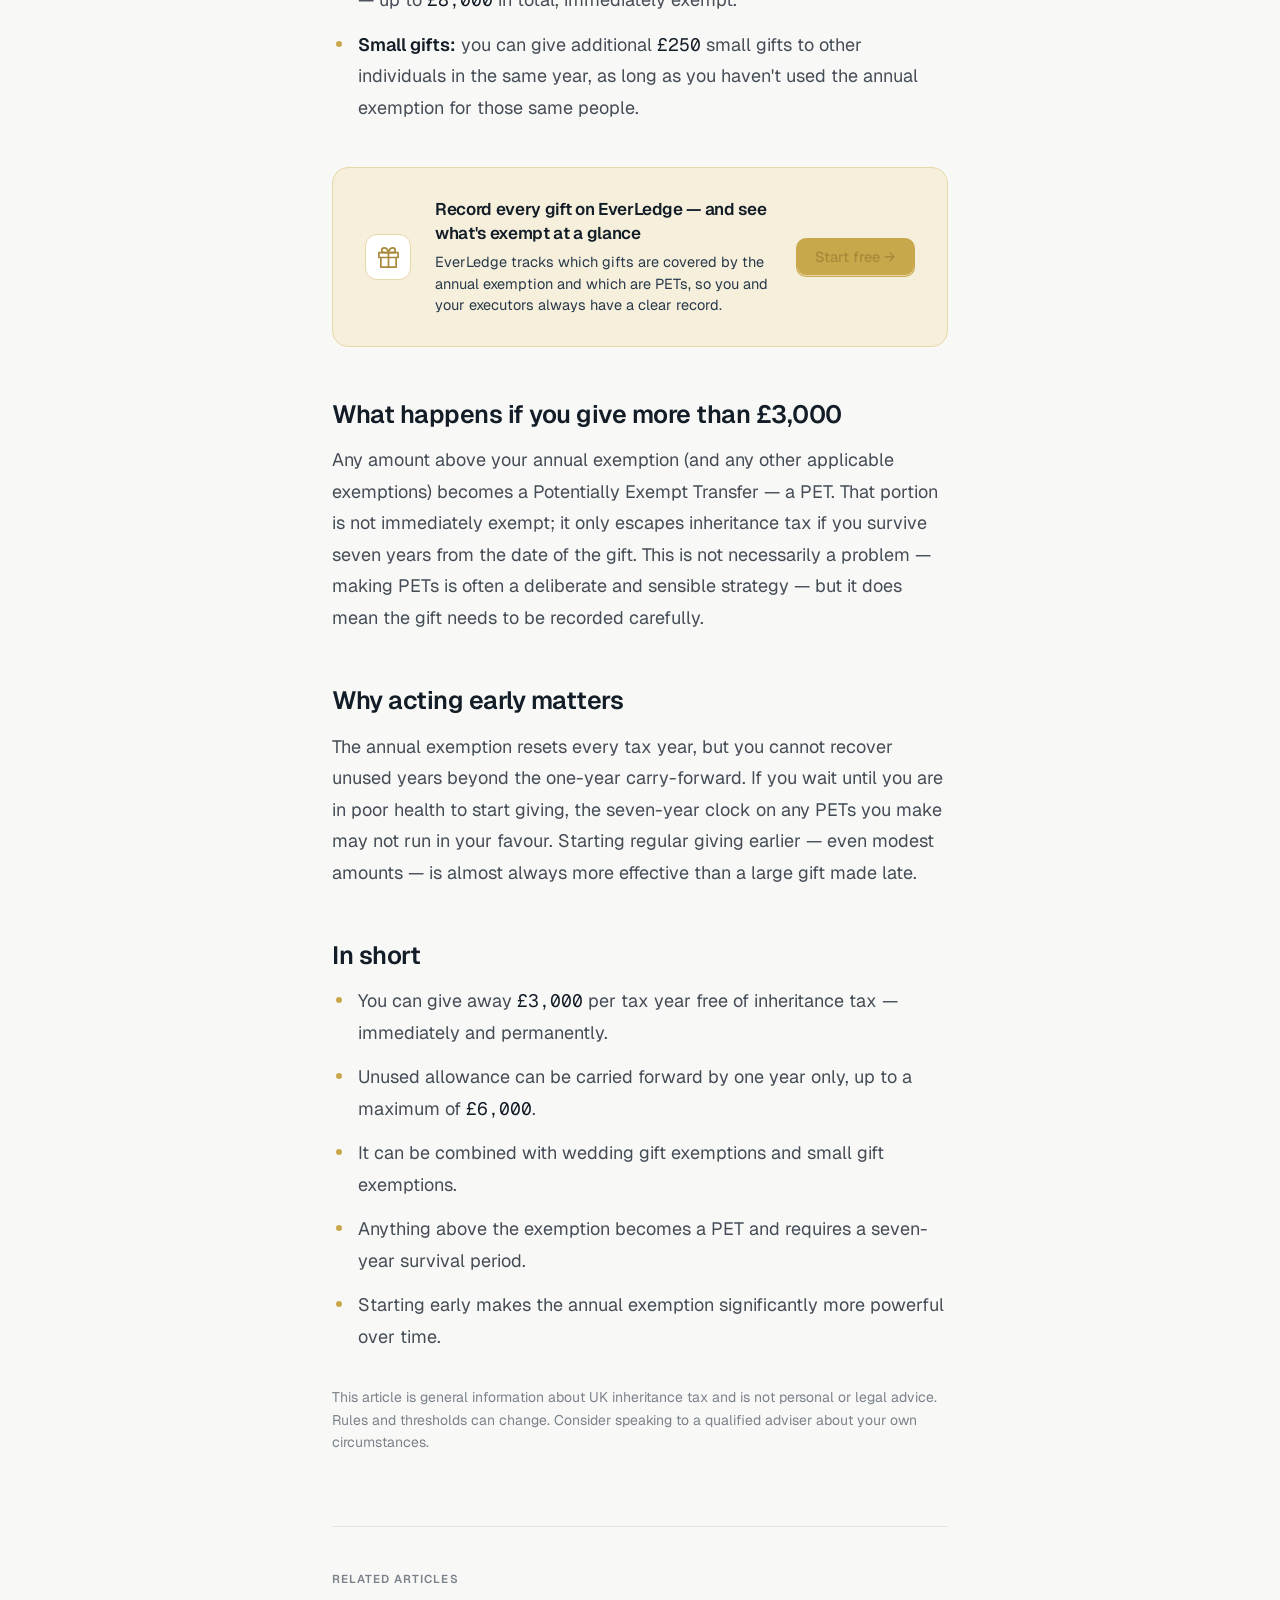
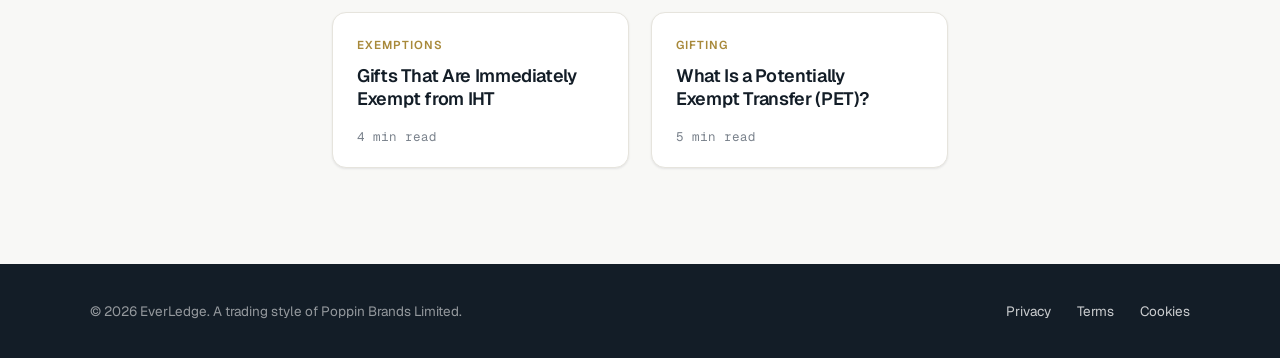
<file: how-to-use-the-annual-exemption-for-gifting.html>
<!DOCTYPE html>
<html lang="en-GB">
<head>
<meta charset="UTF-8">
<!-- Google tag (gtag.js) -->
<script async src="https://www.googletagmanager.com/gtag/js?id=G-D72S95GJYP"></script>
<script>window.dataLayer=window.dataLayer||[];function gtag(){dataLayer.push(arguments);}gtag("js",new Date());gtag("config","G-D72S95GJYP");</script>
<meta name="viewport" content="width=device-width, initial-scale=1.0">
<title>How to Use the Annual Exemption for Gifting — EverLedge Learn</title>
<meta name="description" content="The annual exemption lets you give away £3,000 each tax year free of inheritance tax. Here's how to use it effectively.">
<link rel="canonical" href="https://learn.everledge.co.uk/how-to-use-the-annual-exemption-for-gifting">
<link rel="icon" type="image/png" href="/assets/EverLedge Fav.png">
<link rel="preconnect" href="https://fonts.googleapis.com">
<link rel="preconnect" href="https://fonts.gstatic.com" crossorigin>
<link href="https://fonts.googleapis.com/css2?family=Geist:wght@400;500;600;700&family=Geist+Mono:wght@400;500&display=swap" rel="stylesheet">
<link rel="stylesheet" href="/learn.css">
</head>
<body>
<header class="nav">
  <div class="wrap nav-inner">
    <a class="brand" href="/" aria-label="EverLedge Learn home">
      <img src="/assets/everledge-mark-gold.png" alt="">
      <span class="wordmark">EverLedge <span class="learn">Learn</span></span>
    </a>
    <a class="btn btn-gold" href="https://everledge.co.uk">Go to EverLedge →</a>
  </div>
</header>

<main class="article">
  <div class="read-wrap">
    <a class="back" href="/"><svg xmlns="http://www.w3.org/2000/svg" viewBox="0 0 24 24" fill="none" stroke="currentColor" stroke-width="1.75" stroke-linecap="round" stroke-linejoin="round"><path d="M19 12H5"/><path d="m12 19-7-7 7-7"/></svg> All articles</a>

    <header class="article-head">
      <h1>How to Use the Annual Exemption for Gifting</h1>
      <div class="meta">
        <span>4 min read</span>
        <span class="dot"></span>
        <span class="cat">Gifting</span>
      </div>
    </header>

    <hr class="rule">

    <article class="body">
      <p class="lede">Every tax year, you can give away up to £3,000 completely free of inheritance tax — no seven-year wait, no taper relief, no conditions beyond the amount. It's one of the simplest tools available for reducing your estate, and one of the most commonly underused.</p>

      <h2>What the annual exemption covers</h2>
      <p>The annual exemption allows you to give away up to <span class="num">£3,000</span> per tax year (6 April to 5 April) and have that amount immediately and permanently outside your estate for inheritance tax purposes. It can be:</p>
      <ul>
        <li>Given to one person in a single gift</li>
        <li>Split across several people</li>
        <li>Combined with other exemptions in some cases</li>
      </ul>
      <p>The exemption applies to the total you give, not per recipient. So if you give <span class="num">£1,500</span> to one child and <span class="num">£1,500</span> to another, you have used your full annual exemption for that year.</p>

      <h2>Carrying forward unused allowance</h2>
      <p>If you don't use your full <span class="num">£3,000</span> in one tax year, you can carry the unused portion forward — but only into the following tax year, and only after you have used the current year's allowance first. This means the maximum you can ever give in a single year under this exemption is <span class="num">£6,000</span>.</p>
      <p>For example: if you gave nothing in 2023/24, you could give <span class="num">£6,000</span> in 2024/25 — <span class="num">£3,000</span> for the current year and <span class="num">£3,000</span> carried forward. You cannot carry forward more than one year.</p>

      <h2>Combining with other exemptions</h2>
      <p>The annual exemption can be combined with certain other exemptions to increase the amount you give free of tax in a given year. Common combinations include:</p>
      <ul>
        <li><strong>Wedding gifts:</strong> if a child is getting married, you can give them a <span class="num">£5,000</span> wedding gift exemption plus your <span class="num">£3,000</span> annual exemption — up to <span class="num">£8,000</span> in total, immediately exempt.</li>
        <li><strong>Small gifts:</strong> you can give additional <span class="num">£250</span> small gifts to other individuals in the same year, as long as you haven't used the annual exemption for those same people.</li>
      </ul>

      <div class="callout">
        <div class="ic"><svg xmlns="http://www.w3.org/2000/svg" viewBox="0 0 24 24" fill="none" stroke="currentColor" stroke-width="1.75" stroke-linecap="round" stroke-linejoin="round"><polyline points="20 12 20 22 4 22 4 12"/><rect x="2" y="7" width="20" height="5"/><line x1="12" y1="22" x2="12" y2="7"/><path d="M12 7H7.5a2.5 2.5 0 0 1 0-5C11 2 12 7 12 7z"/><path d="M12 7h4.5a2.5 2.5 0 0 0 0-5C13 2 12 7 12 7z"/></svg></div>
        <div class="ct">
          <h4>Record every gift on EverLedge — and see what's exempt at a glance</h4>
          <p>EverLedge tracks which gifts are covered by the annual exemption and which are PETs, so you and your executors always have a clear record.</p>
        </div>
        <a class="btn btn-gold" href="https://app.everledge.co.uk/signup">Start free →</a>
      </div>

      <h2>What happens if you give more than £3,000</h2>
      <p>Any amount above your annual exemption (and any other applicable exemptions) becomes a Potentially Exempt Transfer — a PET. That portion is not immediately exempt; it only escapes inheritance tax if you survive seven years from the date of the gift. This is not necessarily a problem — making PETs is often a deliberate and sensible strategy — but it does mean the gift needs to be recorded carefully.</p>

      <h2>Why acting early matters</h2>
      <p>The annual exemption resets every tax year, but you cannot recover unused years beyond the one-year carry-forward. If you wait until you are in poor health to start giving, the seven-year clock on any PETs you make may not run in your favour. Starting regular giving earlier — even modest amounts — is almost always more effective than a large gift made late.</p>

      <h2>In short</h2>
      <ul>
        <li>You can give away <span class="num">£3,000</span> per tax year free of inheritance tax — immediately and permanently.</li>
        <li>Unused allowance can be carried forward by one year only, up to a maximum of <span class="num">£6,000</span>.</li>
        <li>It can be combined with wedding gift exemptions and small gift exemptions.</li>
        <li>Anything above the exemption becomes a PET and requires a seven-year survival period.</li>
        <li>Starting early makes the annual exemption significantly more powerful over time.</li>
      </ul>

      <p class="disclaimer">This article is general information about UK inheritance tax and is not personal or legal advice. Rules and thresholds can change. Consider speaking to a qualified adviser about your own circumstances.</p>
    </article>

    <section class="related">
      <span class="lbl">Related articles</span>
      <div class="related-grid">
        <a class="rcard" href="/gifts-immediately-exempt-from-iht">
          <span class="tag">Exemptions</span>
          <h3>Gifts That Are Immediately Exempt from IHT</h3>
          <span class="read">4 min read</span>
        </a>
        <a class="rcard" href="/what-is-a-potentially-exempt-transfer">
          <span class="tag">Gifting</span>
          <h3>What Is a Potentially Exempt Transfer (PET)?</h3>
          <span class="read">5 min read</span>
        </a>
      </div>
    </section>
  </div>
</main>

<footer class="foot">
  <div class="wrap foot-inner">
    <span class="copy">© 2026 EverLedge. A trading style of Poppin Brands Limited.</span>
    <nav class="foot-links">
      <a href="https://everledge.co.uk/privacy">Privacy</a>
      <a href="https://everledge.co.uk/terms">Terms</a>
      <a href="https://everledge.co.uk/cookies">Cookies</a>
    </nav>
  </div>
</footer>
</body>
</html>
</file>
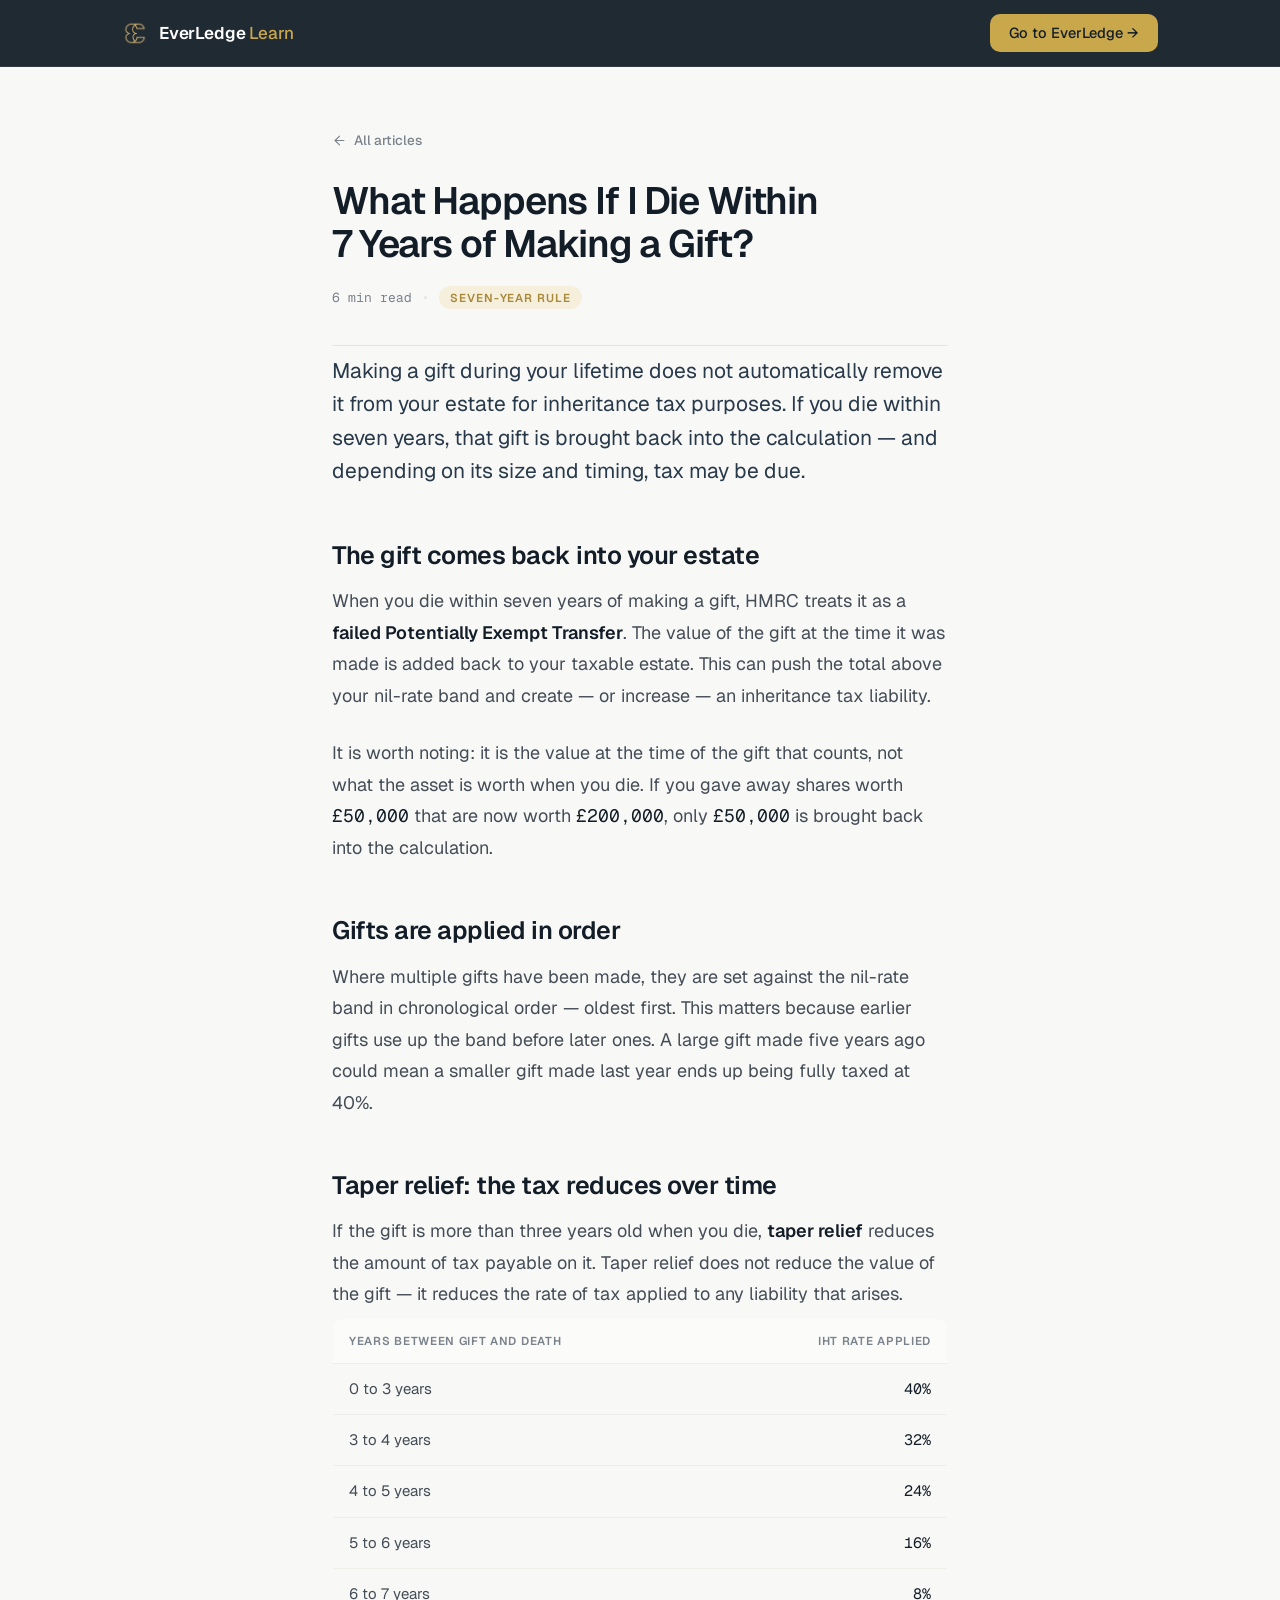
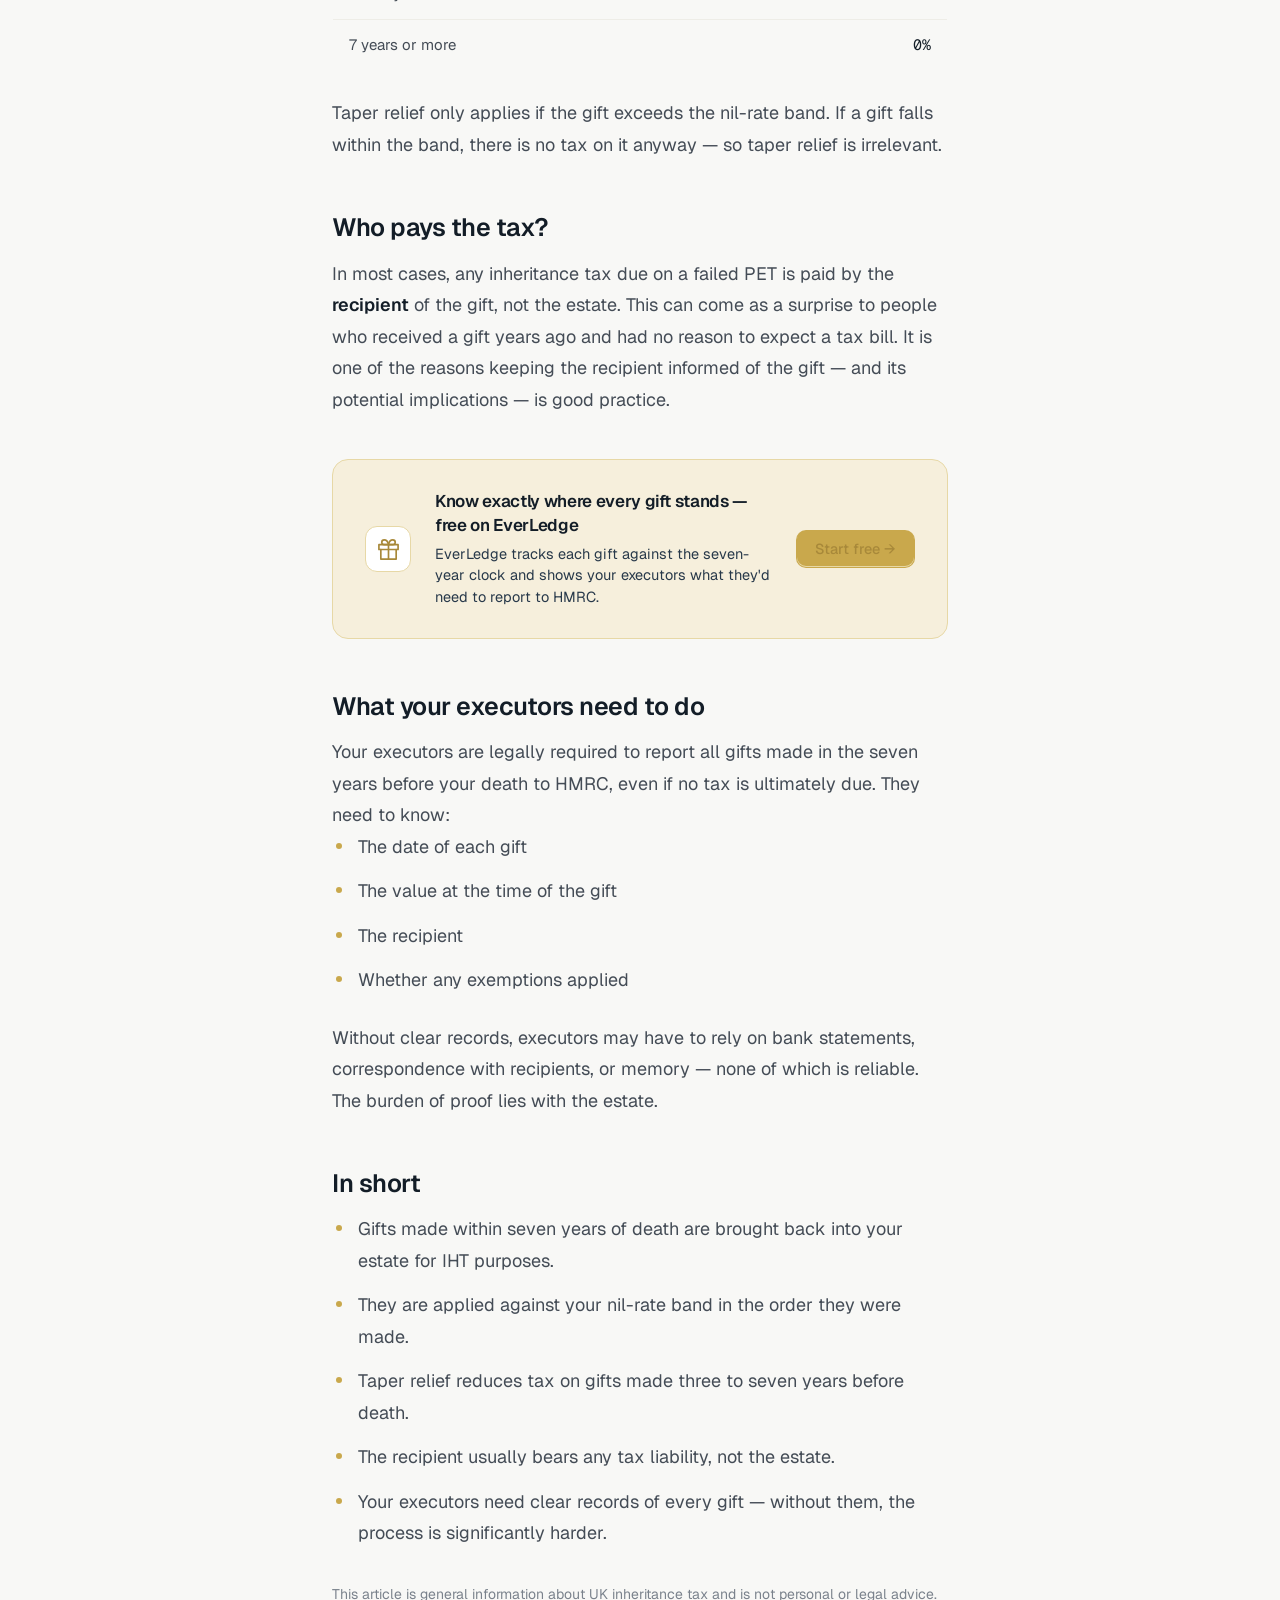
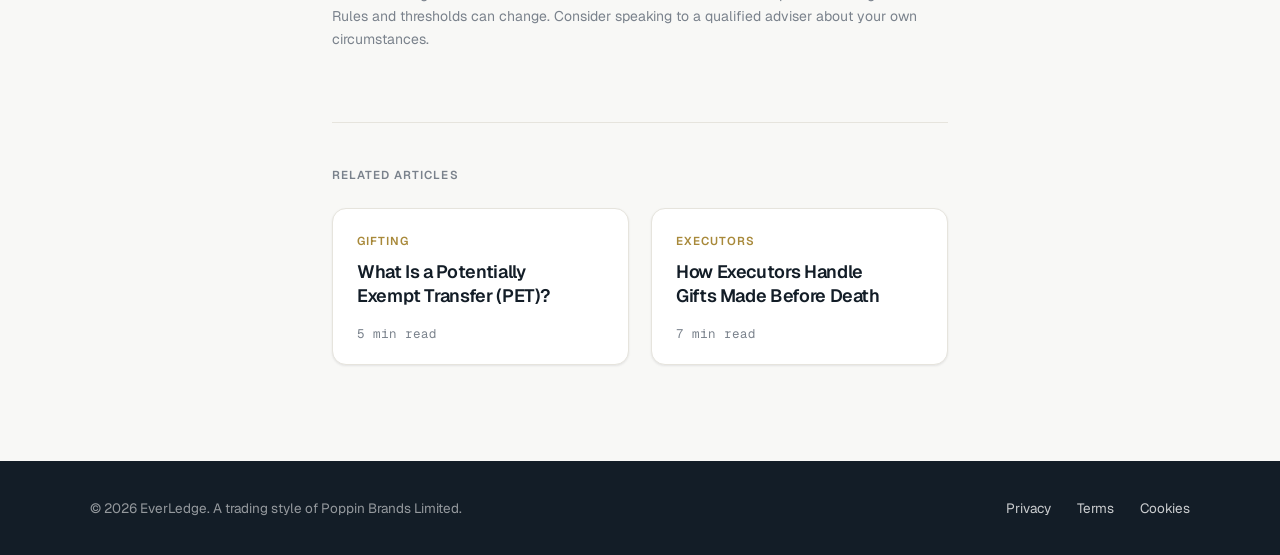
<file: what-happens-if-i-die-within-7-years-of-making-a-gift.html>
<!DOCTYPE html>
<html lang="en-GB">
<head>
<meta charset="UTF-8">
<!-- Google tag (gtag.js) -->
<script async src="https://www.googletagmanager.com/gtag/js?id=G-D72S95GJYP"></script>
<script>window.dataLayer=window.dataLayer||[];function gtag(){dataLayer.push(arguments);}gtag("js",new Date());gtag("config","G-D72S95GJYP");</script>
<meta name="viewport" content="width=device-width, initial-scale=1.0">
<title>What Happens If I Die Within 7 Years of Making a Gift? — EverLedge Learn</title>
<meta name="description" content="How the seven-year rule and taper relief determine whether a lifetime gift is subject to inheritance tax after death.">
<link rel="canonical" href="https://learn.everledge.co.uk/what-happens-if-i-die-within-7-years-of-making-a-gift">
<link rel="icon" type="image/png" href="/assets/EverLedge Fav.png">
<link rel="preconnect" href="https://fonts.googleapis.com">
<link rel="preconnect" href="https://fonts.gstatic.com" crossorigin>
<link href="https://fonts.googleapis.com/css2?family=Geist:wght@400;500;600;700&family=Geist+Mono:wght@400;500&display=swap" rel="stylesheet">
<link rel="stylesheet" href="/learn.css">
</head>
<body>
<header class="nav">
  <div class="wrap nav-inner">
    <a class="brand" href="/" aria-label="EverLedge Learn home">
      <img src="/assets/everledge-mark-gold.png" alt="">
      <span class="wordmark">EverLedge <span class="learn">Learn</span></span>
    </a>
    <a class="btn btn-gold" href="https://everledge.co.uk">Go to EverLedge →</a>
  </div>
</header>

<main class="article">
  <div class="read-wrap">
    <a class="back" href="/"><svg xmlns="http://www.w3.org/2000/svg" viewBox="0 0 24 24" fill="none" stroke="currentColor" stroke-width="1.75" stroke-linecap="round" stroke-linejoin="round"><path d="M19 12H5"/><path d="m12 19-7-7 7-7"/></svg> All articles</a>

    <header class="article-head">
      <h1>What Happens If I Die Within 7 Years of Making a Gift?</h1>
      <div class="meta">
        <span>6 min read</span>
        <span class="dot"></span>
        <span class="cat">Seven-year rule</span>
      </div>
    </header>

    <hr class="rule">

    <article class="body">
      <p class="lede">Making a gift during your lifetime does not automatically remove it from your estate for inheritance tax purposes. If you die within seven years, that gift is brought back into the calculation — and depending on its size and timing, tax may be due.</p>

      <h2>The gift comes back into your estate</h2>
      <p>When you die within seven years of making a gift, HMRC treats it as a <strong>failed Potentially Exempt Transfer</strong>. The value of the gift at the time it was made is added back to your taxable estate. This can push the total above your nil-rate band and create — or increase — an inheritance tax liability.</p>
      <p>It is worth noting: it is the value at the time of the gift that counts, not what the asset is worth when you die. If you gave away shares worth <span class="num">£50,000</span> that are now worth <span class="num">£200,000</span>, only <span class="num">£50,000</span> is brought back into the calculation.</p>

      <h2>Gifts are applied in order</h2>
      <p>Where multiple gifts have been made, they are set against the nil-rate band in chronological order — oldest first. This matters because earlier gifts use up the band before later ones. A large gift made five years ago could mean a smaller gift made last year ends up being fully taxed at 40%.</p>

      <h2>Taper relief: the tax reduces over time</h2>
      <p>If the gift is more than three years old when you die, <strong>taper relief</strong> reduces the amount of tax payable on it. Taper relief does not reduce the value of the gift — it reduces the rate of tax applied to any liability that arises.</p>

      <table class="taper">
        <thead><tr><th>Years between gift and death</th><th>IHT rate applied</th></tr></thead>
        <tbody>
          <tr><td>0 to 3 years</td><td class="pct">40%</td></tr>
          <tr><td>3 to 4 years</td><td class="pct">32%</td></tr>
          <tr><td>4 to 5 years</td><td class="pct">24%</td></tr>
          <tr><td>5 to 6 years</td><td class="pct">16%</td></tr>
          <tr><td>6 to 7 years</td><td class="pct">8%</td></tr>
          <tr><td>7 years or more</td><td class="pct">0%</td></tr>
        </tbody>
      </table>

      <p>Taper relief only applies if the gift exceeds the nil-rate band. If a gift falls within the band, there is no tax on it anyway — so taper relief is irrelevant.</p>

      <h2>Who pays the tax?</h2>
      <p>In most cases, any inheritance tax due on a failed PET is paid by the <strong>recipient</strong> of the gift, not the estate. This can come as a surprise to people who received a gift years ago and had no reason to expect a tax bill. It is one of the reasons keeping the recipient informed of the gift — and its potential implications — is good practice.</p>

      <div class="callout">
        <div class="ic"><svg xmlns="http://www.w3.org/2000/svg" viewBox="0 0 24 24" fill="none" stroke="currentColor" stroke-width="1.75" stroke-linecap="round" stroke-linejoin="round"><polyline points="20 12 20 22 4 22 4 12"/><rect x="2" y="7" width="20" height="5"/><line x1="12" y1="22" x2="12" y2="7"/><path d="M12 7H7.5a2.5 2.5 0 0 1 0-5C11 2 12 7 12 7z"/><path d="M12 7h4.5a2.5 2.5 0 0 0 0-5C13 2 12 7 12 7z"/></svg></div>
        <div class="ct">
          <h4>Know exactly where every gift stands — free on EverLedge</h4>
          <p>EverLedge tracks each gift against the seven-year clock and shows your executors what they'd need to report to HMRC.</p>
        </div>
        <a class="btn btn-gold" href="https://app.everledge.co.uk/signup">Start free →</a>
      </div>

      <h2>What your executors need to do</h2>
      <p>Your executors are legally required to report all gifts made in the seven years before your death to HMRC, even if no tax is ultimately due. They need to know:</p>
      <ul>
        <li>The date of each gift</li>
        <li>The value at the time of the gift</li>
        <li>The recipient</li>
        <li>Whether any exemptions applied</li>
      </ul>
      <p>Without clear records, executors may have to rely on bank statements, correspondence with recipients, or memory — none of which is reliable. The burden of proof lies with the estate.</p>

      <h2>In short</h2>
      <ul>
        <li>Gifts made within seven years of death are brought back into your estate for IHT purposes.</li>
        <li>They are applied against your nil-rate band in the order they were made.</li>
        <li>Taper relief reduces tax on gifts made three to seven years before death.</li>
        <li>The recipient usually bears any tax liability, not the estate.</li>
        <li>Your executors need clear records of every gift — without them, the process is significantly harder.</li>
      </ul>

      <p class="disclaimer">This article is general information about UK inheritance tax and is not personal or legal advice. Rules and thresholds can change. Consider speaking to a qualified adviser about your own circumstances.</p>
    </article>

    <section class="related">
      <span class="lbl">Related articles</span>
      <div class="related-grid">
        <a class="rcard" href="/what-is-a-potentially-exempt-transfer">
          <span class="tag">Gifting</span>
          <h3>What Is a Potentially Exempt Transfer (PET)?</h3>
          <span class="read">5 min read</span>
        </a>
        <a class="rcard" href="/how-executors-handle-gifts-made-before-death">
          <span class="tag">Executors</span>
          <h3>How Executors Handle Gifts Made Before Death</h3>
          <span class="read">7 min read</span>
        </a>
      </div>
    </section>
  </div>
</main>

<footer class="foot">
  <div class="wrap foot-inner">
    <span class="copy">© 2026 EverLedge. A trading style of Poppin Brands Limited.</span>
    <nav class="foot-links">
      <a href="https://everledge.co.uk/privacy">Privacy</a>
      <a href="https://everledge.co.uk/terms">Terms</a>
      <a href="https://everledge.co.uk/cookies">Cookies</a>
    </nav>
  </div>
</footer>
</body>
</html>
</file>
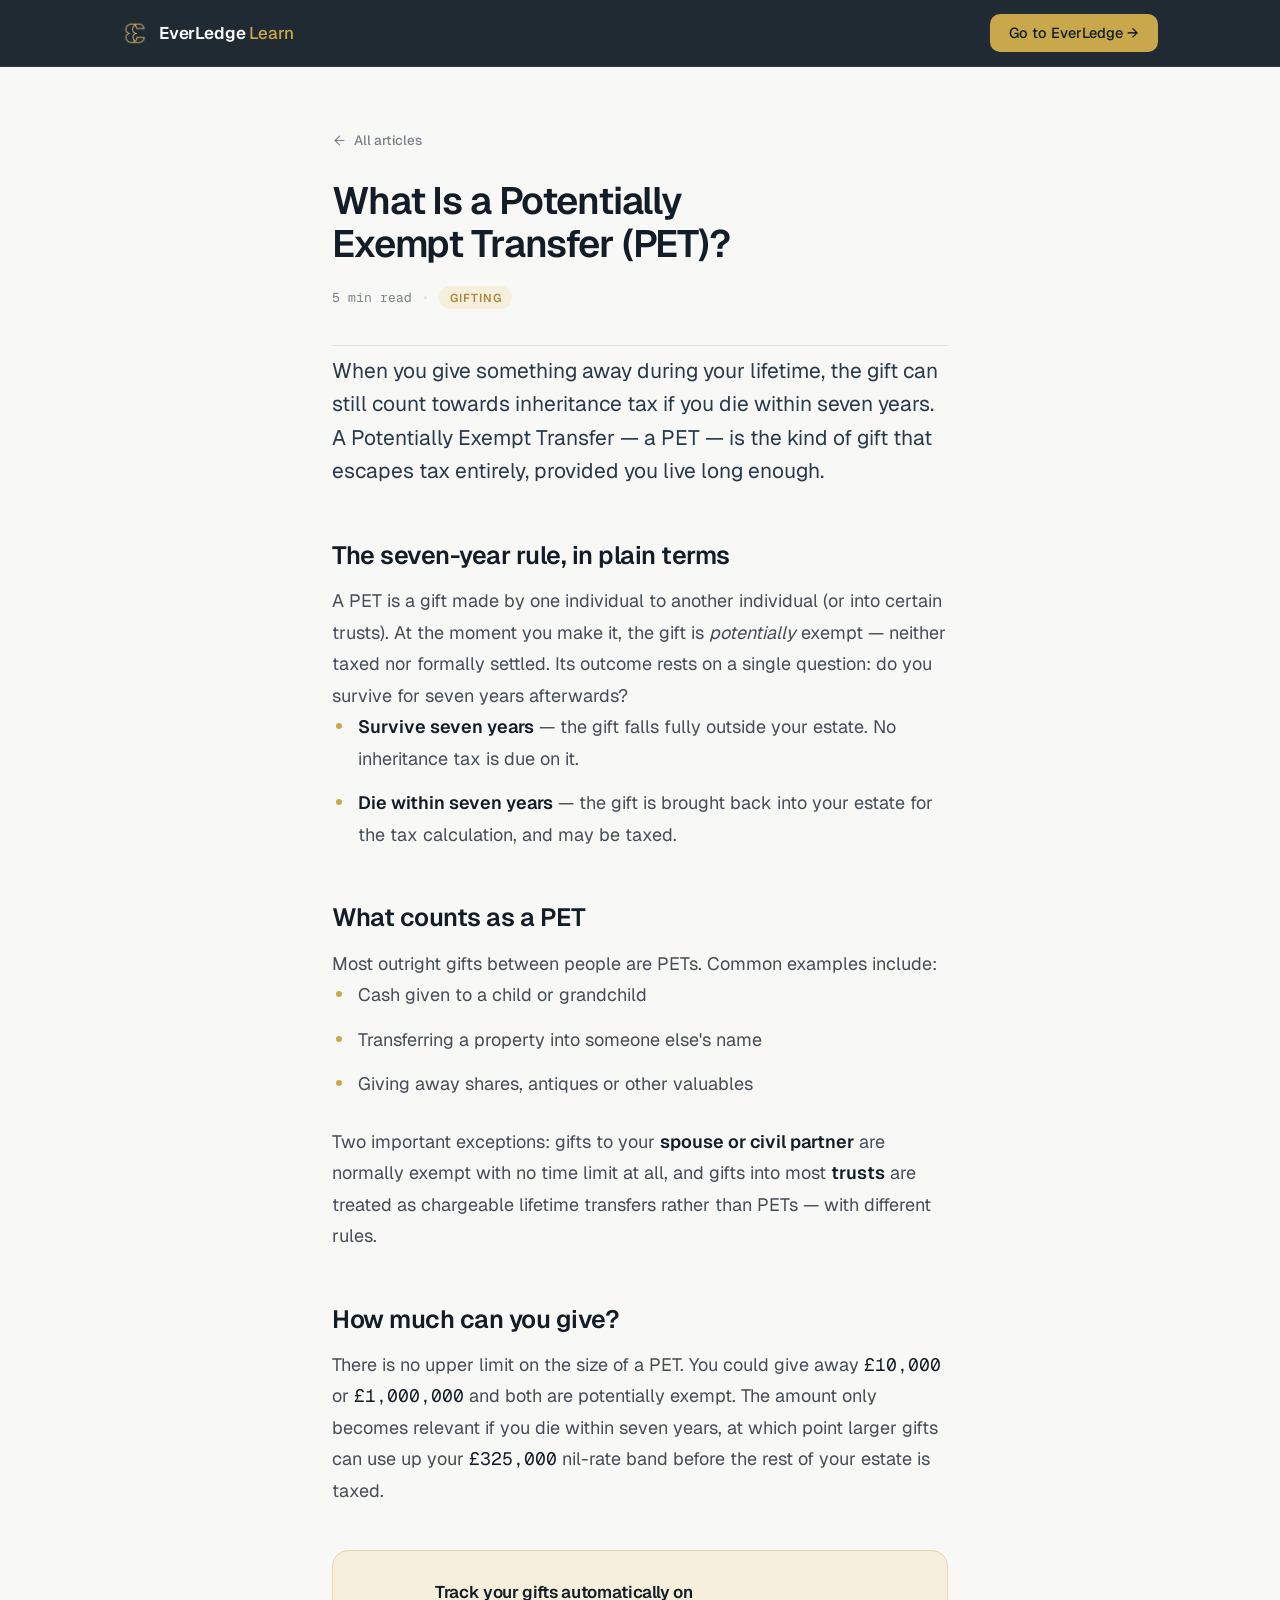
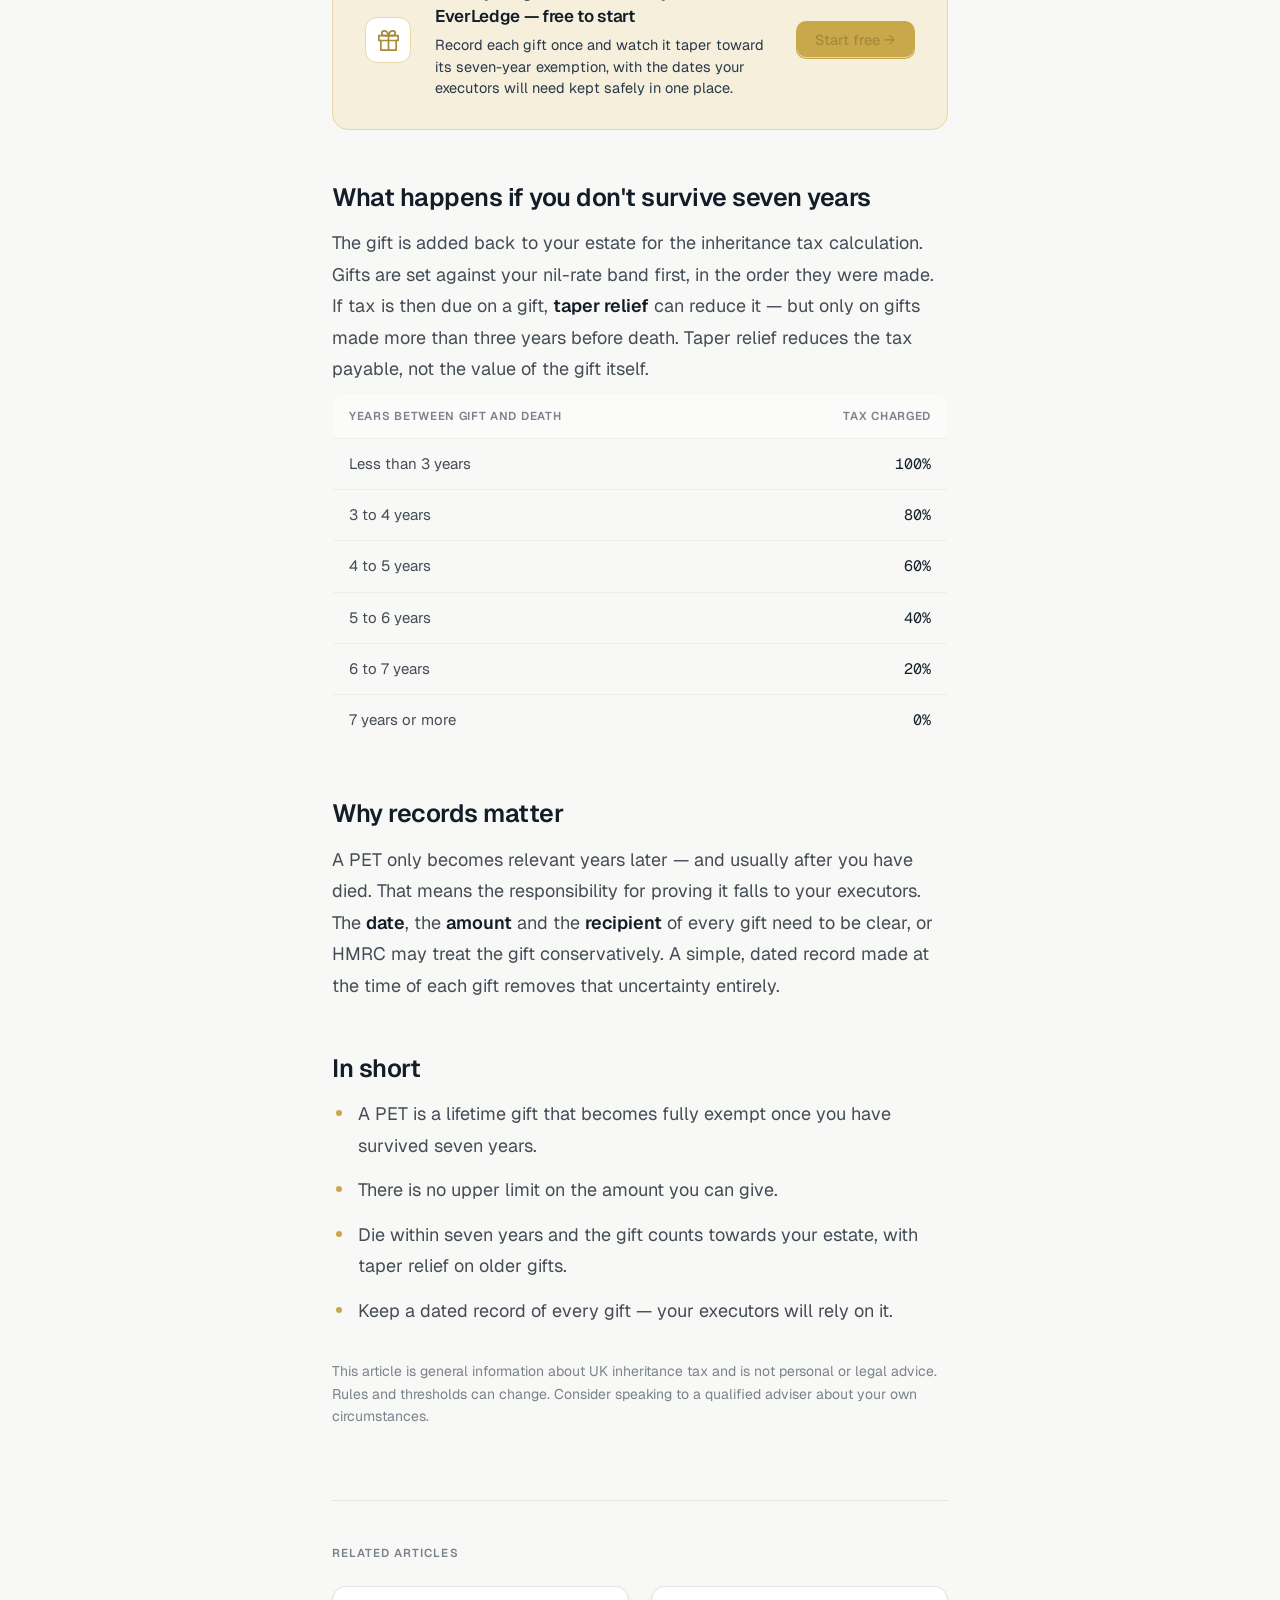
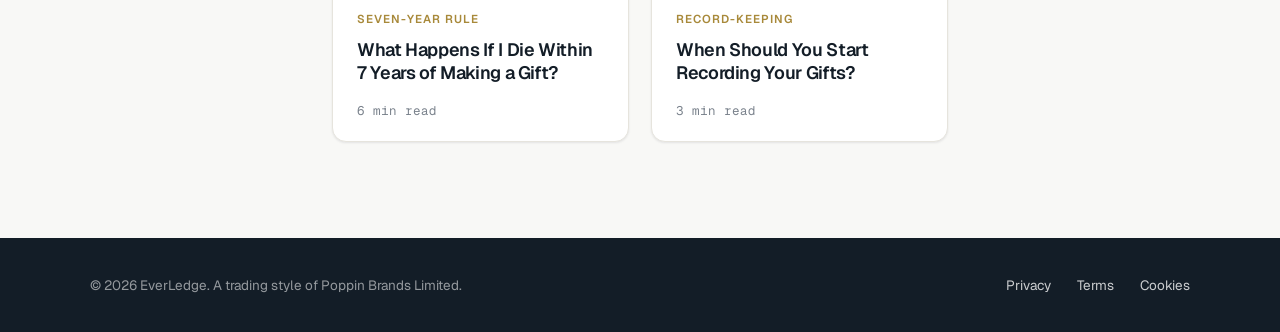
<file: what-is-a-potentially-exempt-transfer.html>
<!DOCTYPE html>
<html lang="en-GB">
<head>
<meta charset="UTF-8">
<!-- Google tag (gtag.js) -->
<script async src="https://www.googletagmanager.com/gtag/js?id=G-D72S95GJYP"></script>
<script>window.dataLayer=window.dataLayer||[];function gtag(){dataLayer.push(arguments);}gtag("js",new Date());gtag("config","G-D72S95GJYP");</script>
<meta name="viewport" content="width=device-width, initial-scale=1.0">
<title>What Is a Potentially Exempt Transfer (PET)? — EverLedge Learn</title>
<meta name="description" content="A Potentially Exempt Transfer is a lifetime gift that escapes inheritance tax entirely — provided you survive seven years. Here's how it works.">
<link rel="canonical" href="https://learn.everledge.co.uk/what-is-a-potentially-exempt-transfer">
<link rel="icon" type="image/png" href="/assets/EverLedge Fav.png">
<link rel="preconnect" href="https://fonts.googleapis.com">
<link rel="preconnect" href="https://fonts.gstatic.com" crossorigin>
<link href="https://fonts.googleapis.com/css2?family=Geist:wght@400;500;600;700&family=Geist+Mono:wght@400;500&display=swap" rel="stylesheet">
<link rel="stylesheet" href="/learn.css">
</head>
<body>
<header class="nav">
  <div class="wrap nav-inner">
    <a class="brand" href="/" aria-label="EverLedge Learn home">
      <img src="/assets/everledge-mark-gold.png" alt="">
      <span class="wordmark">EverLedge <span class="learn">Learn</span></span>
    </a>
    <a class="btn btn-gold" href="https://everledge.co.uk">Go to EverLedge →</a>
  </div>
</header>

<main class="article">
  <div class="read-wrap">
    <a class="back" href="/"><svg xmlns="http://www.w3.org/2000/svg" viewBox="0 0 24 24" fill="none" stroke="currentColor" stroke-width="1.75" stroke-linecap="round" stroke-linejoin="round"><path d="M19 12H5"/><path d="m12 19-7-7 7-7"/></svg> All articles</a>

    <header class="article-head">
      <h1>What Is a Potentially Exempt Transfer (PET)?</h1>
      <div class="meta">
        <span>5 min read</span>
        <span class="dot"></span>
        <span class="cat">Gifting</span>
      </div>
    </header>

    <hr class="rule">

    <article class="body">
      <p class="lede">When you give something away during your lifetime, the gift can still count towards inheritance tax if you die within seven years. A Potentially Exempt Transfer — a PET — is the kind of gift that escapes tax entirely, provided you live long enough.</p>

      <h2>The seven-year rule, in plain terms</h2>
      <p>A PET is a gift made by one individual to another individual (or into certain trusts). At the moment you make it, the gift is <em>potentially</em> exempt — neither taxed nor formally settled. Its outcome rests on a single question: do you survive for seven years afterwards?</p>
      <ul>
        <li><strong>Survive seven years</strong> — the gift falls fully outside your estate. No inheritance tax is due on it.</li>
        <li><strong>Die within seven years</strong> — the gift is brought back into your estate for the tax calculation, and may be taxed.</li>
      </ul>

      <h2>What counts as a PET</h2>
      <p>Most outright gifts between people are PETs. Common examples include:</p>
      <ul>
        <li>Cash given to a child or grandchild</li>
        <li>Transferring a property into someone else's name</li>
        <li>Giving away shares, antiques or other valuables</li>
      </ul>
      <p>Two important exceptions: gifts to your <strong>spouse or civil partner</strong> are normally exempt with no time limit at all, and gifts into most <strong>trusts</strong> are treated as chargeable lifetime transfers rather than PETs — with different rules.</p>

      <h2>How much can you give?</h2>
      <p>There is no upper limit on the size of a PET. You could give away <span class="num">£10,000</span> or <span class="num">£1,000,000</span> and both are potentially exempt. The amount only becomes relevant if you die within seven years, at which point larger gifts can use up your <span class="num">£325,000</span> nil-rate band before the rest of your estate is taxed.</p>

      <div class="callout">
        <div class="ic"><svg xmlns="http://www.w3.org/2000/svg" viewBox="0 0 24 24" fill="none" stroke="currentColor" stroke-width="1.75" stroke-linecap="round" stroke-linejoin="round"><polyline points="20 12 20 22 4 22 4 12"/><rect x="2" y="7" width="20" height="5"/><line x1="12" y1="22" x2="12" y2="7"/><path d="M12 7H7.5a2.5 2.5 0 0 1 0-5C11 2 12 7 12 7z"/><path d="M12 7h4.5a2.5 2.5 0 0 0 0-5C13 2 12 7 12 7z"/></svg></div>
        <div class="ct">
          <h4>Track your gifts automatically on EverLedge — free to start</h4>
          <p>Record each gift once and watch it taper toward its seven-year exemption, with the dates your executors will need kept safely in one place.</p>
        </div>
        <a class="btn btn-gold" href="https://app.everledge.co.uk/signup">Start free →</a>
      </div>

      <h2>What happens if you don't survive seven years</h2>
      <p>The gift is added back to your estate for the inheritance tax calculation. Gifts are set against your nil-rate band first, in the order they were made. If tax is then due on a gift, <strong>taper relief</strong> can reduce it — but only on gifts made more than three years before death. Taper relief reduces the tax payable, not the value of the gift itself.</p>

      <table class="taper">
        <thead><tr><th>Years between gift and death</th><th>Tax charged</th></tr></thead>
        <tbody>
          <tr><td>Less than 3 years</td><td class="pct">100%</td></tr>
          <tr><td>3 to 4 years</td><td class="pct">80%</td></tr>
          <tr><td>4 to 5 years</td><td class="pct">60%</td></tr>
          <tr><td>5 to 6 years</td><td class="pct">40%</td></tr>
          <tr><td>6 to 7 years</td><td class="pct">20%</td></tr>
          <tr><td>7 years or more</td><td class="pct">0%</td></tr>
        </tbody>
      </table>

      <h2>Why records matter</h2>
      <p>A PET only becomes relevant years later — and usually after you have died. That means the responsibility for proving it falls to your executors. The <strong>date</strong>, the <strong>amount</strong> and the <strong>recipient</strong> of every gift need to be clear, or HMRC may treat the gift conservatively. A simple, dated record made at the time of each gift removes that uncertainty entirely.</p>

      <h2>In short</h2>
      <ul>
        <li>A PET is a lifetime gift that becomes fully exempt once you have survived seven years.</li>
        <li>There is no upper limit on the amount you can give.</li>
        <li>Die within seven years and the gift counts towards your estate, with taper relief on older gifts.</li>
        <li>Keep a dated record of every gift — your executors will rely on it.</li>
      </ul>

      <p class="disclaimer">This article is general information about UK inheritance tax and is not personal or legal advice. Rules and thresholds can change. Consider speaking to a qualified adviser about your own circumstances.</p>
    </article>

    <section class="related">
      <span class="lbl">Related articles</span>
      <div class="related-grid">
        <a class="rcard" href="/what-happens-if-i-die-within-7-years-of-making-a-gift">
          <span class="tag">Seven-year rule</span>
          <h3>What Happens If I Die Within 7 Years of Making a Gift?</h3>
          <span class="read">6 min read</span>
        </a>
        <a class="rcard" href="/when-should-you-start-recording-your-gifts">
          <span class="tag">Record-keeping</span>
          <h3>When Should You Start Recording Your Gifts?</h3>
          <span class="read">3 min read</span>
        </a>
      </div>
    </section>
  </div>
</main>

<footer class="foot">
  <div class="wrap foot-inner">
    <span class="copy">© 2026 EverLedge. A trading style of Poppin Brands Limited.</span>
    <nav class="foot-links">
      <a href="https://everledge.co.uk/privacy">Privacy</a>
      <a href="https://everledge.co.uk/terms">Terms</a>
      <a href="https://everledge.co.uk/cookies">Cookies</a>
    </nav>
  </div>
</footer>
</body>
</html>
</file>
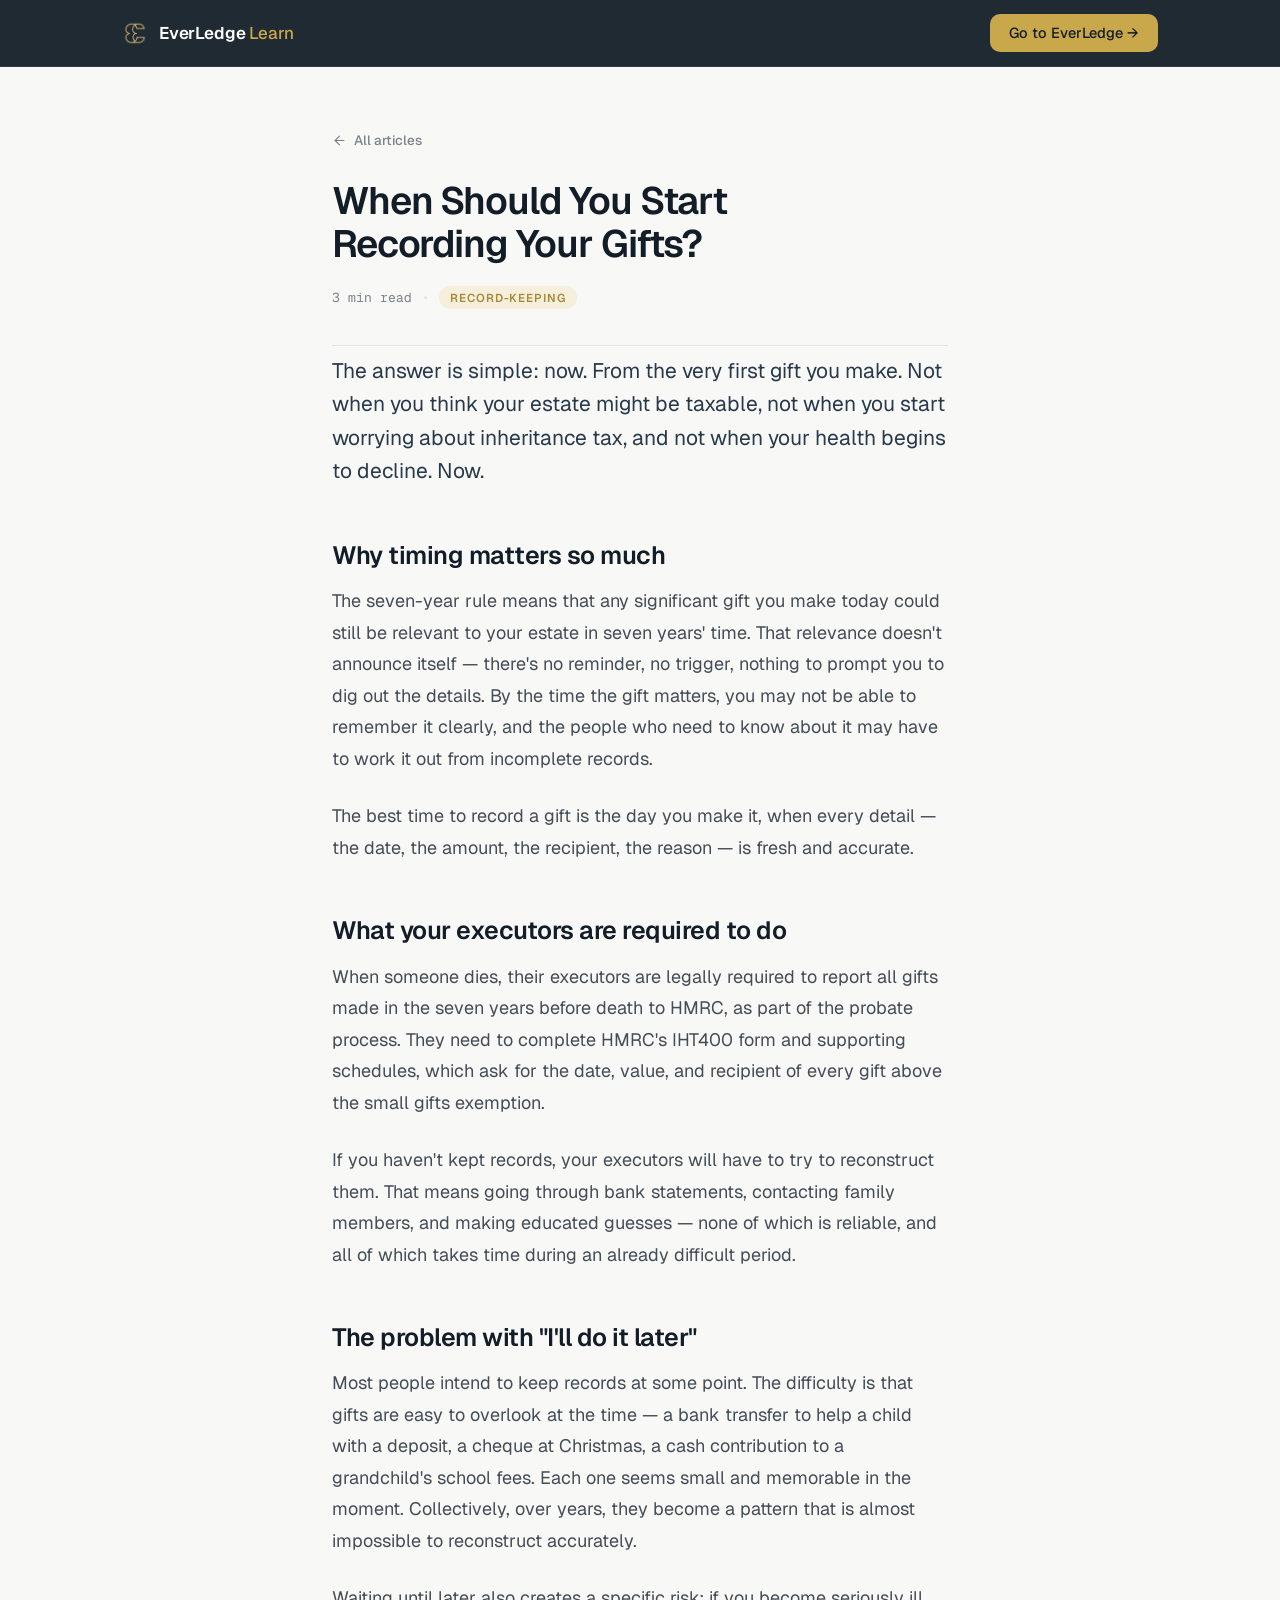
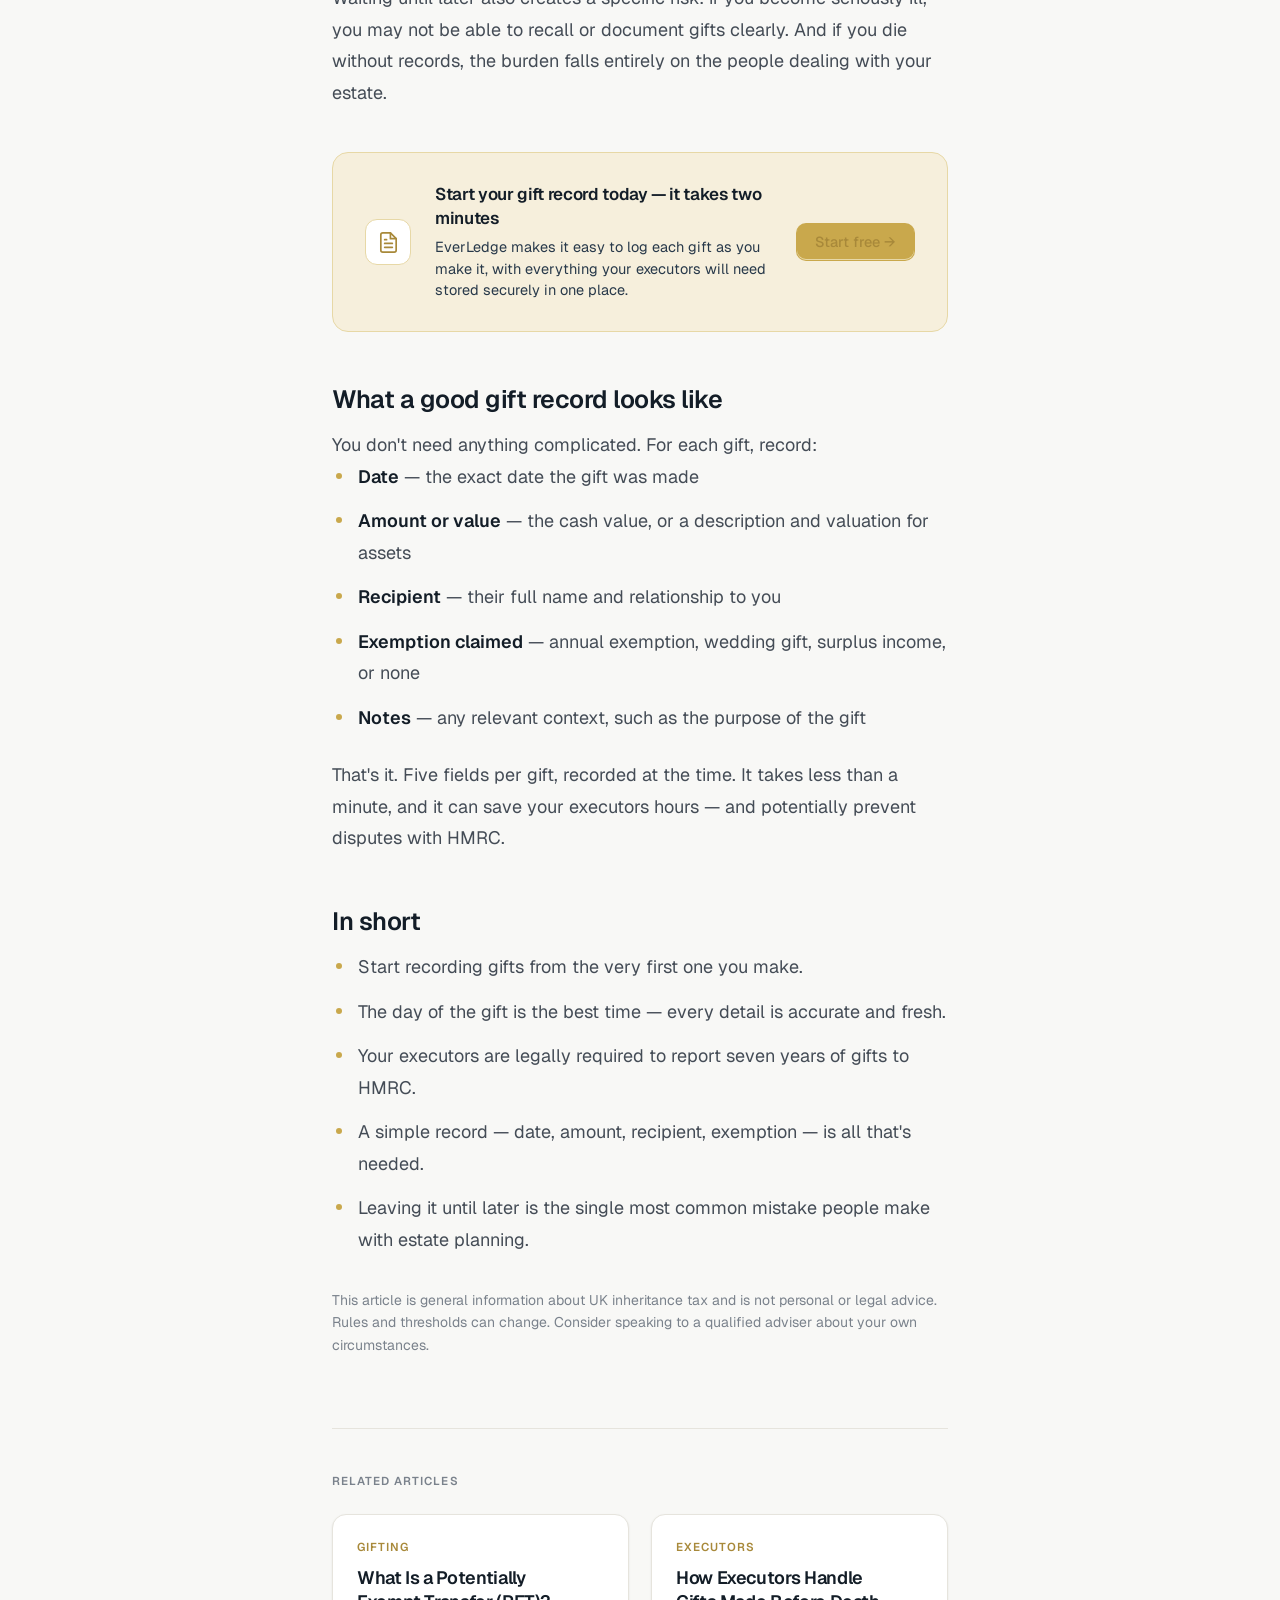
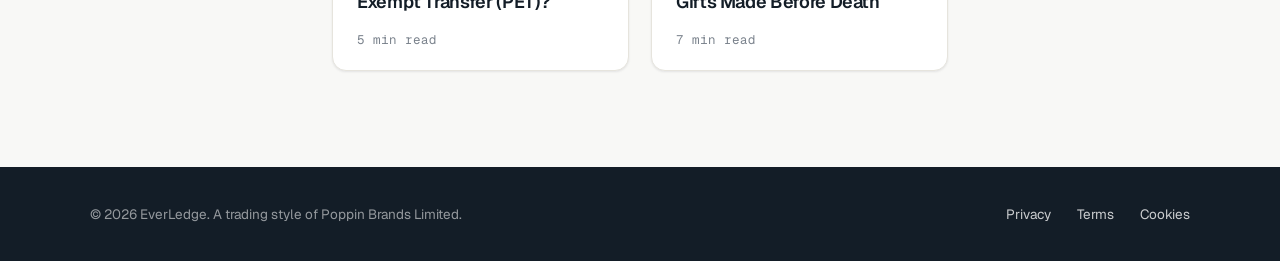
<file: when-should-you-start-recording-your-gifts.html>
<!DOCTYPE html>
<html lang="en-GB">
<head>
<meta charset="UTF-8">
<!-- Google tag (gtag.js) -->
<script async src="https://www.googletagmanager.com/gtag/js?id=G-D72S95GJYP"></script>
<script>window.dataLayer=window.dataLayer||[];function gtag(){dataLayer.push(arguments);}gtag("js",new Date());gtag("config","G-D72S95GJYP");</script>
<meta name="viewport" content="width=device-width, initial-scale=1.0">
<title>When Should You Start Recording Your Gifts? — EverLedge Learn</title>
<meta name="description" content="The case for keeping a clear gift record from the very first gift you make — and why leaving it until later can create real problems for your executors.">
<link rel="canonical" href="https://learn.everledge.co.uk/when-should-you-start-recording-your-gifts">
<link rel="icon" type="image/png" href="/assets/EverLedge Fav.png">
<link rel="preconnect" href="https://fonts.googleapis.com">
<link rel="preconnect" href="https://fonts.gstatic.com" crossorigin>
<link href="https://fonts.googleapis.com/css2?family=Geist:wght@400;500;600;700&family=Geist+Mono:wght@400;500&display=swap" rel="stylesheet">
<link rel="stylesheet" href="/learn.css">
</head>
<body>
<header class="nav">
  <div class="wrap nav-inner">
    <a class="brand" href="/" aria-label="EverLedge Learn home">
      <img src="/assets/everledge-mark-gold.png" alt="">
      <span class="wordmark">EverLedge <span class="learn">Learn</span></span>
    </a>
    <a class="btn btn-gold" href="https://everledge.co.uk">Go to EverLedge →</a>
  </div>
</header>

<main class="article">
  <div class="read-wrap">
    <a class="back" href="/"><svg xmlns="http://www.w3.org/2000/svg" viewBox="0 0 24 24" fill="none" stroke="currentColor" stroke-width="1.75" stroke-linecap="round" stroke-linejoin="round"><path d="M19 12H5"/><path d="m12 19-7-7 7-7"/></svg> All articles</a>

    <header class="article-head">
      <h1>When Should You Start Recording Your Gifts?</h1>
      <div class="meta">
        <span>3 min read</span>
        <span class="dot"></span>
        <span class="cat">Record-keeping</span>
      </div>
    </header>

    <hr class="rule">

    <article class="body">
      <p class="lede">The answer is simple: now. From the very first gift you make. Not when you think your estate might be taxable, not when you start worrying about inheritance tax, and not when your health begins to decline. Now.</p>

      <h2>Why timing matters so much</h2>
      <p>The seven-year rule means that any significant gift you make today could still be relevant to your estate in seven years' time. That relevance doesn't announce itself — there's no reminder, no trigger, nothing to prompt you to dig out the details. By the time the gift matters, you may not be able to remember it clearly, and the people who need to know about it may have to work it out from incomplete records.</p>
      <p>The best time to record a gift is the day you make it, when every detail — the date, the amount, the recipient, the reason — is fresh and accurate.</p>

      <h2>What your executors are required to do</h2>
      <p>When someone dies, their executors are legally required to report all gifts made in the seven years before death to HMRC, as part of the probate process. They need to complete HMRC's IHT400 form and supporting schedules, which ask for the date, value, and recipient of every gift above the small gifts exemption.</p>
      <p>If you haven't kept records, your executors will have to try to reconstruct them. That means going through bank statements, contacting family members, and making educated guesses — none of which is reliable, and all of which takes time during an already difficult period.</p>

      <h2>The problem with "I'll do it later"</h2>
      <p>Most people intend to keep records at some point. The difficulty is that gifts are easy to overlook at the time — a bank transfer to help a child with a deposit, a cheque at Christmas, a cash contribution to a grandchild's school fees. Each one seems small and memorable in the moment. Collectively, over years, they become a pattern that is almost impossible to reconstruct accurately.</p>
      <p>Waiting until later also creates a specific risk: if you become seriously ill, you may not be able to recall or document gifts clearly. And if you die without records, the burden falls entirely on the people dealing with your estate.</p>

      <div class="callout">
        <div class="ic"><svg xmlns="http://www.w3.org/2000/svg" viewBox="0 0 24 24" fill="none" stroke="currentColor" stroke-width="1.75" stroke-linecap="round" stroke-linejoin="round"><path d="M14 2H6a2 2 0 0 0-2 2v16a2 2 0 0 0 2 2h12a2 2 0 0 0 2-2V8z"/><polyline points="14 2 14 8 20 8"/><line x1="16" y1="13" x2="8" y2="13"/><line x1="16" y1="17" x2="8" y2="17"/><polyline points="10 9 9 9 8 9"/></svg></div>
        <div class="ct">
          <h4>Start your gift record today — it takes two minutes</h4>
          <p>EverLedge makes it easy to log each gift as you make it, with everything your executors will need stored securely in one place.</p>
        </div>
        <a class="btn btn-gold" href="https://app.everledge.co.uk/signup">Start free →</a>
      </div>

      <h2>What a good gift record looks like</h2>
      <p>You don't need anything complicated. For each gift, record:</p>
      <ul>
        <li><strong>Date</strong> — the exact date the gift was made</li>
        <li><strong>Amount or value</strong> — the cash value, or a description and valuation for assets</li>
        <li><strong>Recipient</strong> — their full name and relationship to you</li>
        <li><strong>Exemption claimed</strong> — annual exemption, wedding gift, surplus income, or none</li>
        <li><strong>Notes</strong> — any relevant context, such as the purpose of the gift</li>
      </ul>
      <p>That's it. Five fields per gift, recorded at the time. It takes less than a minute, and it can save your executors hours — and potentially prevent disputes with HMRC.</p>

      <h2>In short</h2>
      <ul>
        <li>Start recording gifts from the very first one you make.</li>
        <li>The day of the gift is the best time — every detail is accurate and fresh.</li>
        <li>Your executors are legally required to report seven years of gifts to HMRC.</li>
        <li>A simple record — date, amount, recipient, exemption — is all that's needed.</li>
        <li>Leaving it until later is the single most common mistake people make with estate planning.</li>
      </ul>

      <p class="disclaimer">This article is general information about UK inheritance tax and is not personal or legal advice. Rules and thresholds can change. Consider speaking to a qualified adviser about your own circumstances.</p>
    </article>

    <section class="related">
      <span class="lbl">Related articles</span>
      <div class="related-grid">
        <a class="rcard" href="/what-is-a-potentially-exempt-transfer">
          <span class="tag">Gifting</span>
          <h3>What Is a Potentially Exempt Transfer (PET)?</h3>
          <span class="read">5 min read</span>
        </a>
        <a class="rcard" href="/how-executors-handle-gifts-made-before-death">
          <span class="tag">Executors</span>
          <h3>How Executors Handle Gifts Made Before Death</h3>
          <span class="read">7 min read</span>
        </a>
      </div>
    </section>
  </div>
</main>

<footer class="foot">
  <div class="wrap foot-inner">
    <span class="copy">© 2026 EverLedge. A trading style of Poppin Brands Limited.</span>
    <nav class="foot-links">
      <a href="https://everledge.co.uk/privacy">Privacy</a>
      <a href="https://everledge.co.uk/terms">Terms</a>
      <a href="https://everledge.co.uk/cookies">Cookies</a>
    </nav>
  </div>
</footer>
</body>
</html>
</file>
<file: learn.css>
/* ============================================================
   EverLedge Learn — content hub styles
   ============================================================ */

:root {
  --m-navy:        #131D27;
  --m-navy-soft:   #1A2734;
  --m-navy-700:    #28394A;
  --m-gold:        #C9A84C;
  --m-gold-deep:   #A8893A;
  --m-gold-soft:   #F6EFDC;
  --m-gold-line:   #E7D8A6;
  --m-paper:       #F8F8F6;
  --m-card:        #FFFFFF;
  --m-border:      #E6E4DD;
  --m-border-soft: #EEEDE7;
  --m-ink:         #131D27;
  --m-body:        #444C56;
  --m-muted:       #7A828C;

  --m-shadow-sm: 0 1px 3px rgba(19,29,39,0.05), 0 1px 2px rgba(19,29,39,0.04);
  --m-shadow-md: 0 8px 22px rgba(19,29,39,0.07), 0 1px 3px rgba(19,29,39,0.05);
  --m-shadow-lg: 0 20px 48px rgba(19,29,39,0.11), 0 3px 10px rgba(19,29,39,0.06);

  --m-maxw: 1100px;
  --m-read: 680px;
  --ease-standard: cubic-bezier(0.4, 0, 0.2, 1);
  --font-sans: 'Geist', -apple-system, BlinkMacSystemFont, 'Segoe UI', sans-serif;
  --font-mono: 'Geist Mono', ui-monospace, 'SF Mono', Menlo, monospace;
}

*, *::before, *::after { box-sizing: border-box; }
html { scroll-behavior: smooth; }
body {
  margin: 0;
  font-family: var(--font-sans);
  color: var(--m-body);
  background: var(--m-paper);
  -webkit-font-smoothing: antialiased;
  text-rendering: optimizeLegibility;
}
h1, h2, h3, h4 { color: var(--m-ink); margin: 0; letter-spacing: -0.02em; font-weight: 600; }
p { margin: 0; }
a { color: inherit; text-decoration: none; }

.wrap { max-width: var(--m-maxw); margin: 0 auto; padding: 0 32px; }

/* ---------- Navy topbar ---------- */
header.nav {
  position: sticky; top: 0; z-index: 50;
  background: rgba(19,29,39,0.94);
  backdrop-filter: saturate(140%) blur(10px);
  border-bottom: 1px solid rgba(255,255,255,0.07);
}
.nav-inner { display: flex; align-items: center; justify-content: space-between; height: 66px; }
.brand { display: flex; align-items: center; gap: 11px; }
.brand img { height: 26px; width: auto; display: block; }
.brand .wordmark { font-size: 17px; font-weight: 600; letter-spacing: -0.01em; color: #fff; line-height: 1; }
.brand .wordmark .learn { color: var(--m-gold); font-weight: 500; }

.btn {
  display: inline-flex; align-items: center; justify-content: center; gap: 8px;
  font-family: var(--font-sans); font-size: 14.5px; font-weight: 500; line-height: 1;
  padding: 11px 18px; border-radius: 10px; cursor: pointer; border: 1px solid transparent;
  transition: transform 140ms var(--ease-standard), box-shadow 220ms, background 220ms, border-color 220ms, color 220ms;
  white-space: nowrap;
}
.btn-gold { background: var(--m-gold); color: var(--m-navy); }
.btn-gold:hover { background: #d6b85f; transform: translateY(-1px); box-shadow: var(--m-shadow-md); }
.btn-gold:active { transform: translateY(0); }

/* ---------- Footer ---------- */
footer.foot { background: var(--m-navy); color: rgba(255,255,255,0.6); margin-top: 96px; }
.foot-inner {
  display: flex; align-items: center; justify-content: space-between; gap: 24px;
  padding: 38px 0; flex-wrap: wrap;
}
.foot-inner .copy { font-size: 13.5px; color: rgba(255,255,255,0.55); }
.foot-links { display: flex; gap: 26px; }
.foot-links a { font-size: 13.5px; color: rgba(255,255,255,0.78); transition: color 160ms; }
.foot-links a:hover { color: var(--m-gold); }

/* ---------- Tag ---------- */
.tag { font-size: 11.5px; font-weight: 600; letter-spacing: 0.09em; text-transform: uppercase; color: var(--m-gold-deep); }

/* ---------- Article cards (index) ---------- */
.card {
  background: var(--m-card); border: 1px solid var(--m-border); border-radius: 14px;
  padding: 28px 26px 24px; display: flex; flex-direction: column; min-height: 232px;
  box-shadow: var(--m-shadow-sm);
  transition: transform 220ms var(--ease-standard), box-shadow 220ms var(--ease-standard), border-color 220ms;
}
.card:hover { transform: translateY(-3px); box-shadow: var(--m-shadow-lg); border-color: var(--m-gold-line); }
.card .tag { margin-bottom: 16px; }
.card h3 { font-size: 20px; line-height: 1.28; letter-spacing: -0.02em; color: var(--m-ink); text-wrap: balance; }
.card .excerpt { font-size: 14.5px; line-height: 1.6; color: var(--m-body); margin-top: 12px; }
.card .foot { margin-top: auto; padding-top: 20px; display: flex; align-items: center; justify-content: space-between; }
.card .read { font-family: var(--font-mono); font-size: 12.5px; color: var(--m-muted); }
.card .arrow { color: var(--m-gold-deep); display: inline-flex; transition: transform 220ms var(--ease-standard); }
.card:hover .arrow { transform: translateX(3px); }
.card .arrow svg { width: 18px; height: 18px; }

/* ---------- Article page ---------- */
.article { padding: 64px 0 0; }
.read-wrap { max-width: var(--m-read); margin: 0 auto; padding: 0 32px; }

.back {
  display: inline-flex; align-items: center; gap: 7px; font-size: 13.5px; font-weight: 500;
  color: var(--m-muted); transition: color 160ms; margin-bottom: 30px;
}
.back:hover { color: var(--m-gold-deep); }
.back svg { width: 15px; height: 15px; }

.article-head h1 { font-size: 38px; line-height: 1.14; letter-spacing: -0.03em; color: var(--m-ink); text-wrap: balance; }
.meta { display: flex; align-items: center; gap: 12px; margin-top: 20px; font-family: var(--font-mono); font-size: 13px; color: var(--m-muted); }
.meta .dot { width: 3px; height: 3px; border-radius: 50%; background: var(--m-border); }
.meta .cat {
  font-family: var(--font-sans); font-size: 11.5px; font-weight: 600; letter-spacing: 0.08em;
  text-transform: uppercase; color: var(--m-gold-deep);
  background: var(--m-gold-soft); padding: 4px 11px; border-radius: 999px;
}
.rule { border: none; border-top: 1px solid var(--m-border); margin: 36px 0 8px; }

.body { font-size: 18px; line-height: 1.75; color: var(--m-body); }
.body > * + * { margin-top: 26px; }
.body .lede { font-size: 21px; line-height: 1.6; color: var(--m-navy-700); }
.body h2 { font-size: 25px; line-height: 1.25; letter-spacing: -0.02em; color: var(--m-ink); margin-top: 52px; }
.body h3 { font-size: 19px; line-height: 1.35; letter-spacing: -0.01em; color: var(--m-ink); margin-top: 34px; }
.body h2 + p, .body h3 + p, .body h2 + ul, .body h3 + ul { margin-top: 14px; }
.body a { color: var(--m-gold-deep); font-weight: 500; box-shadow: inset 0 -1px 0 var(--m-gold-line); transition: box-shadow 160ms, color 160ms; }
.body a:hover { color: var(--m-navy); box-shadow: inset 0 -2px 0 var(--m-gold); }
.body strong { color: var(--m-ink); font-weight: 600; }
.body ul { margin: 0; padding: 0; list-style: none; display: flex; flex-direction: column; gap: 13px; }
.body ul li { position: relative; padding-left: 26px; }
.body ul li::before { content: ""; position: absolute; left: 4px; top: 12px; width: 6px; height: 6px; border-radius: 50%; background: var(--m-gold); }
.body .num { font-family: var(--font-mono); font-variant-numeric: tabular-nums; color: var(--m-navy); }
.body .disclaimer { font-size: 14px; color: var(--m-muted); line-height: 1.6; margin-top: 34px; }

.taper { width: 100%; border-collapse: collapse; margin-top: 8px; border: 1px solid var(--m-border); border-radius: 12px; overflow: hidden; font-size: 15px; }
.taper th, .taper td { text-align: left; padding: 12px 16px; border-bottom: 1px solid var(--m-border-soft); }
.taper thead th { font-size: 11.5px; font-weight: 600; letter-spacing: 0.06em; text-transform: uppercase; color: var(--m-muted); background: #FBFBF9; }
.taper td:last-child, .taper th:last-child { text-align: right; }
.taper td.pct { font-family: var(--font-mono); color: var(--m-navy); }
.taper tbody tr:last-child td { border-bottom: none; }

.callout {
  background: var(--m-gold-soft); border: 1px solid var(--m-gold-line); border-radius: 16px;
  padding: 30px 32px; margin: 44px 0; display: flex; align-items: center; gap: 24px;
}
.callout .ic { width: 46px; height: 46px; border-radius: 12px; flex: none; display: grid; place-items: center; background: #fff; color: var(--m-gold-deep); border: 1px solid var(--m-gold-line); }
.callout .ic svg { width: 23px; height: 23px; }
.callout .ct { flex: 1; }
.callout h4 { font-size: 17px; line-height: 1.4; color: var(--m-navy); font-weight: 600; }
.callout p { font-size: 14.5px; line-height: 1.5; color: var(--m-navy-700); margin-top: 5px; }
.callout .btn-gold { flex: none; }

.related { margin-top: 72px; border-top: 1px solid var(--m-border); padding-top: 40px; }
.related .lbl { font-size: 11.5px; font-weight: 600; letter-spacing: 0.09em; text-transform: uppercase; color: var(--m-muted); }
.related-grid { display: grid; grid-template-columns: 1fr 1fr; gap: 22px; margin-top: 24px; }
.rcard {
  background: var(--m-card); border: 1px solid var(--m-border); border-radius: 14px;
  padding: 24px 24px 22px; display: flex; flex-direction: column; box-shadow: var(--m-shadow-sm);
  transition: transform 220ms var(--ease-standard), box-shadow 220ms, border-color 220ms;
}
.rcard:hover { transform: translateY(-3px); box-shadow: var(--m-shadow-lg); border-color: var(--m-gold-line); }
.rcard .tag { margin-bottom: 12px; }
.rcard h3 { font-size: 18px; line-height: 1.3; letter-spacing: -0.02em; color: var(--m-ink); text-wrap: balance; }
.rcard .read { font-family: var(--font-mono); font-size: 12.5px; color: var(--m-muted); margin-top: auto; padding-top: 18px; }

@media (max-width: 980px) {
  .wrap { padding: 0 26px; }
  .article-head h1 { font-size: 32px; }
}
@media (max-width: 560px) {
  .wrap { padding: 0 20px; }
  .brand .wordmark { font-size: 15.5px; }
  .btn { padding: 10px 14px; font-size: 13.5px; }
  .foot-inner { flex-direction: column; align-items: flex-start; gap: 18px; padding: 32px 0; }
  .article { padding: 40px 0 0; }
  .read-wrap { padding: 0 20px; }
  .article-head h1 { font-size: 26px; }
  .body { font-size: 17px; }
  .body .lede { font-size: 19px; }
  .body h2 { font-size: 22px; }
  .callout { flex-direction: column; align-items: flex-start; gap: 18px; padding: 26px; }
  .callout .btn-gold { width: 100%; }
  .related-grid { grid-template-columns: 1fr; }
}
</file>
